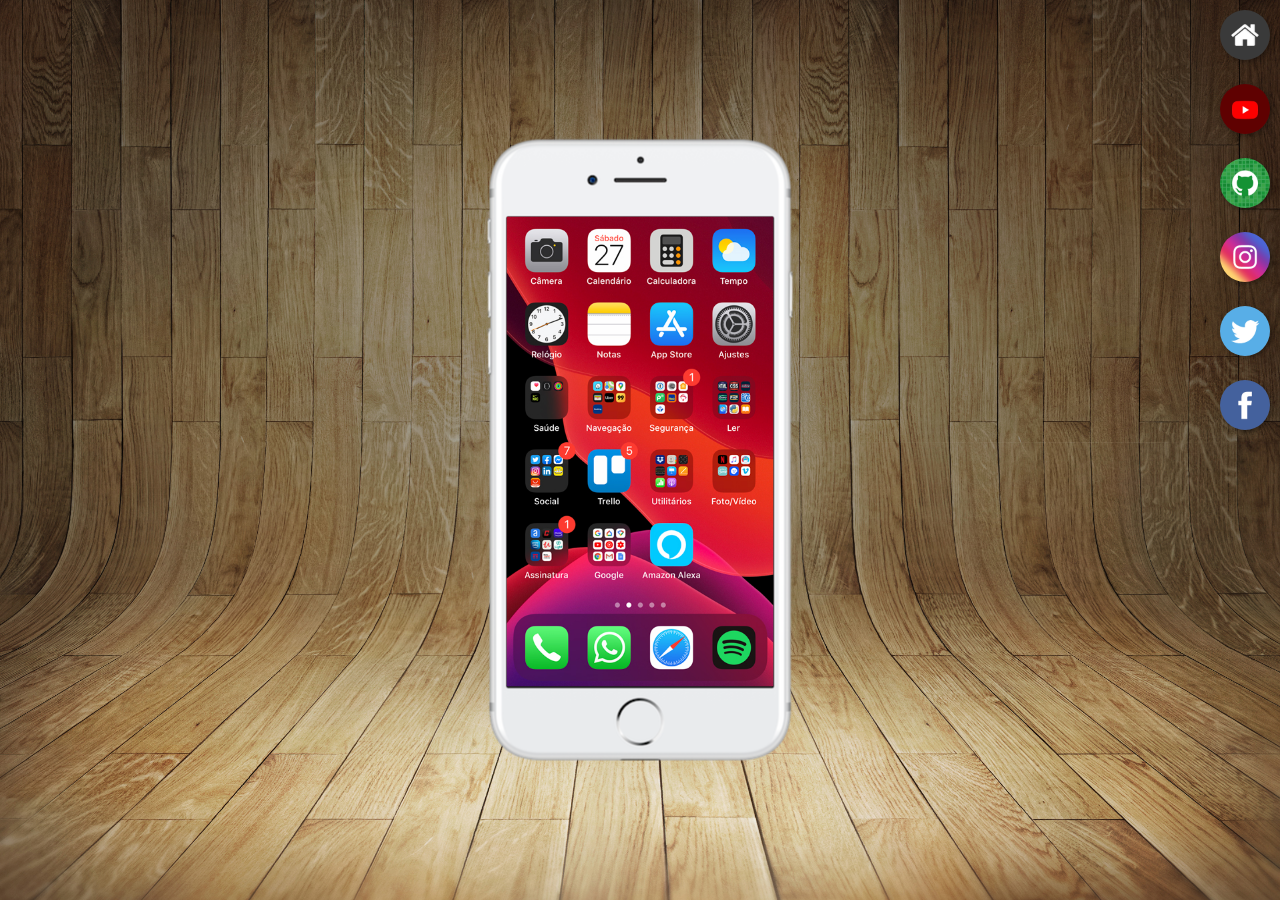
<file: index.html>
<!DOCTYPE html>
<html lang="pt-br">
<head>
    <meta charset="UTF-8">
    <meta name="viewport" content="width=device-width, initial-scale=1.0">
    <link rel="stylesheet" href="style/style.css">
    <link rel="shortcut icon" href="favicon/favicon.ico" type="image/x-icon">
    <title>Projeto Redes Sociais</title>

</head>
<body>
    <main>
        <section id="telefone">
            <iframe src="home.html" name="tela1" id="tela" frameborder="0">
                Seu navegador não é compativel com isso
            </iframe>
        </section>
        <section id="redes-sociais">
            <a href="home.html" target="tela1"><img src="imagens/logo-home.jpg" alt="Home"></a> <br>
            <a href="youtube.html" target="tela1"><img src="imagens/logo-youtube.jpg" alt="YouTube"></a> <br>
            <a href="github.html" target="tela1"><img src="imagens/logo-github.jpg" alt="GitHub"></a> <br>
            <a href="instagram.html" target="tela1"><img src="imagens/logo-instagram.jpg" alt="Instagram"></a> <br>
            <a href="twitter.html" target="tela1"><img src="imagens/logo-twitter.jpg" alt="Twitter"></a> <br>
            <a href="facebook.html" target="tela1"><img src="imagens/logo-facebook.jpg" alt="Facebook"></a> <br>
        </section>
    </main>

</body>
</html>
</file>
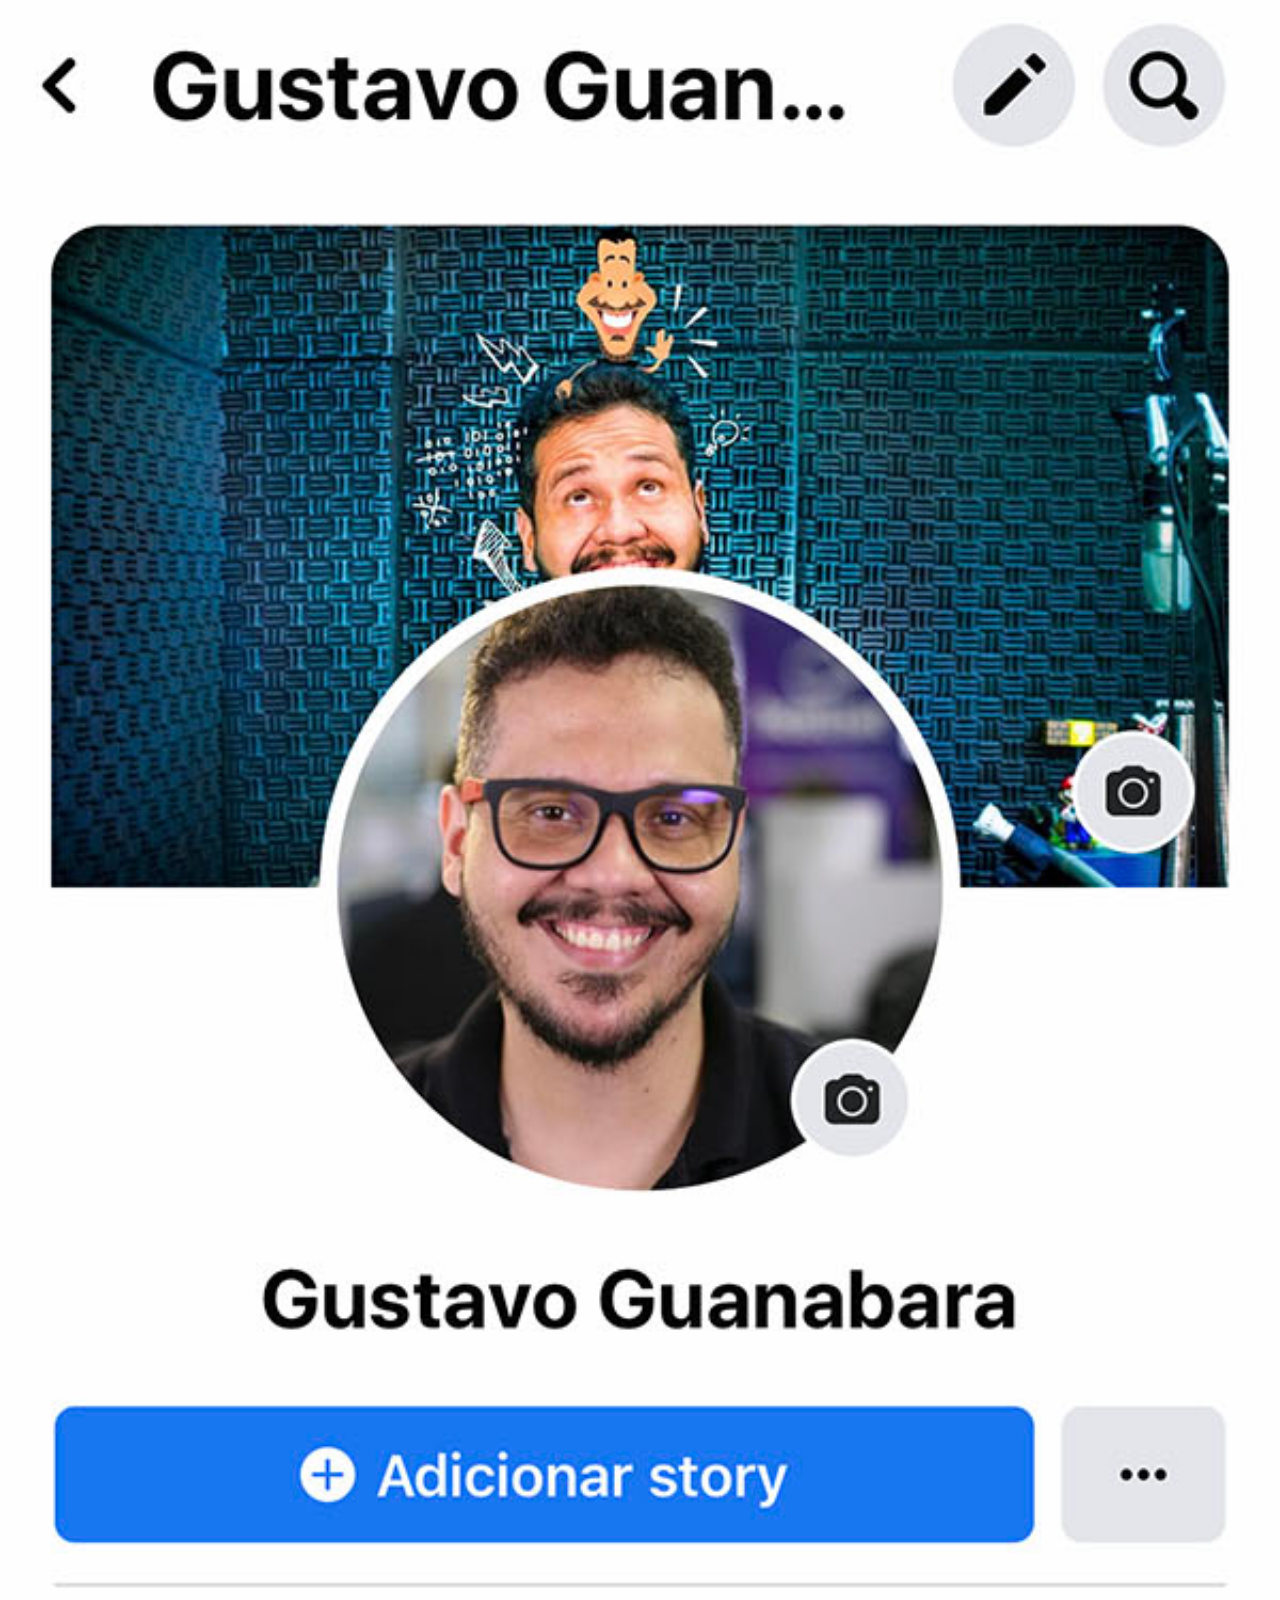
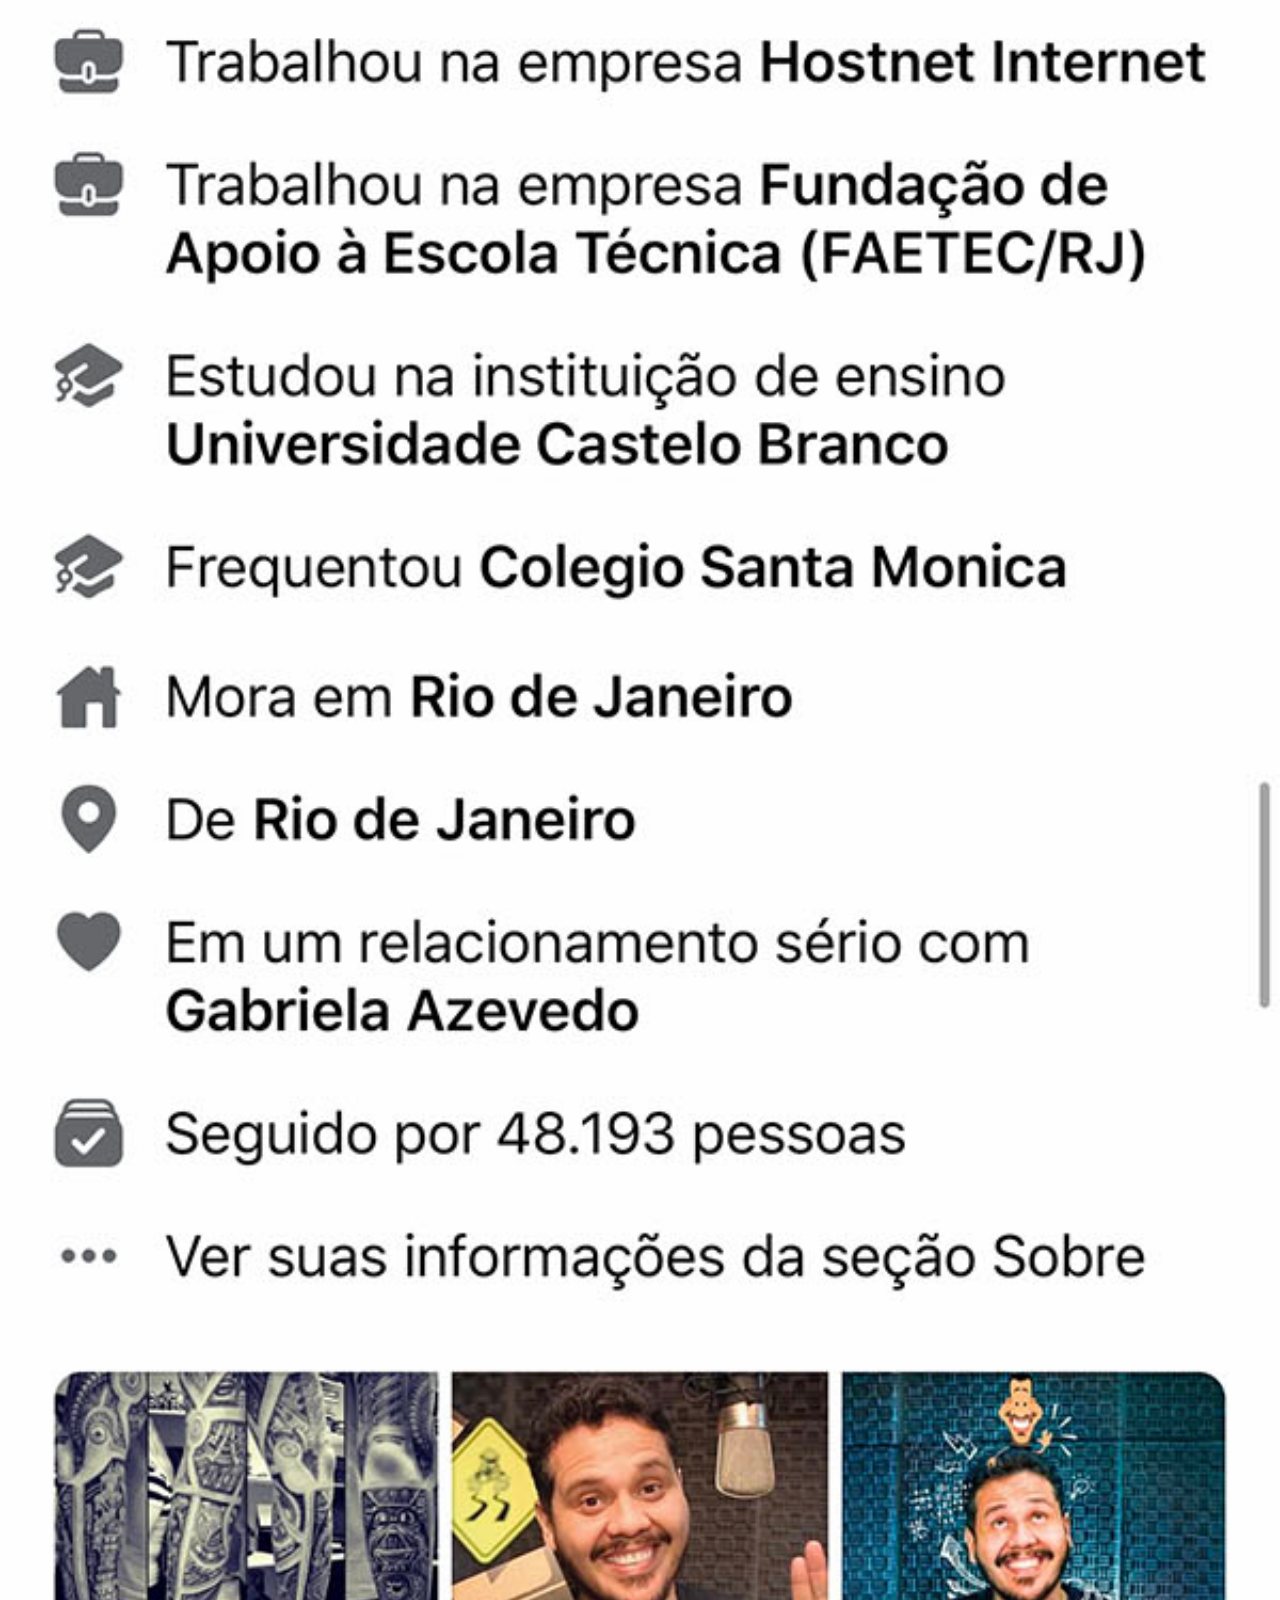
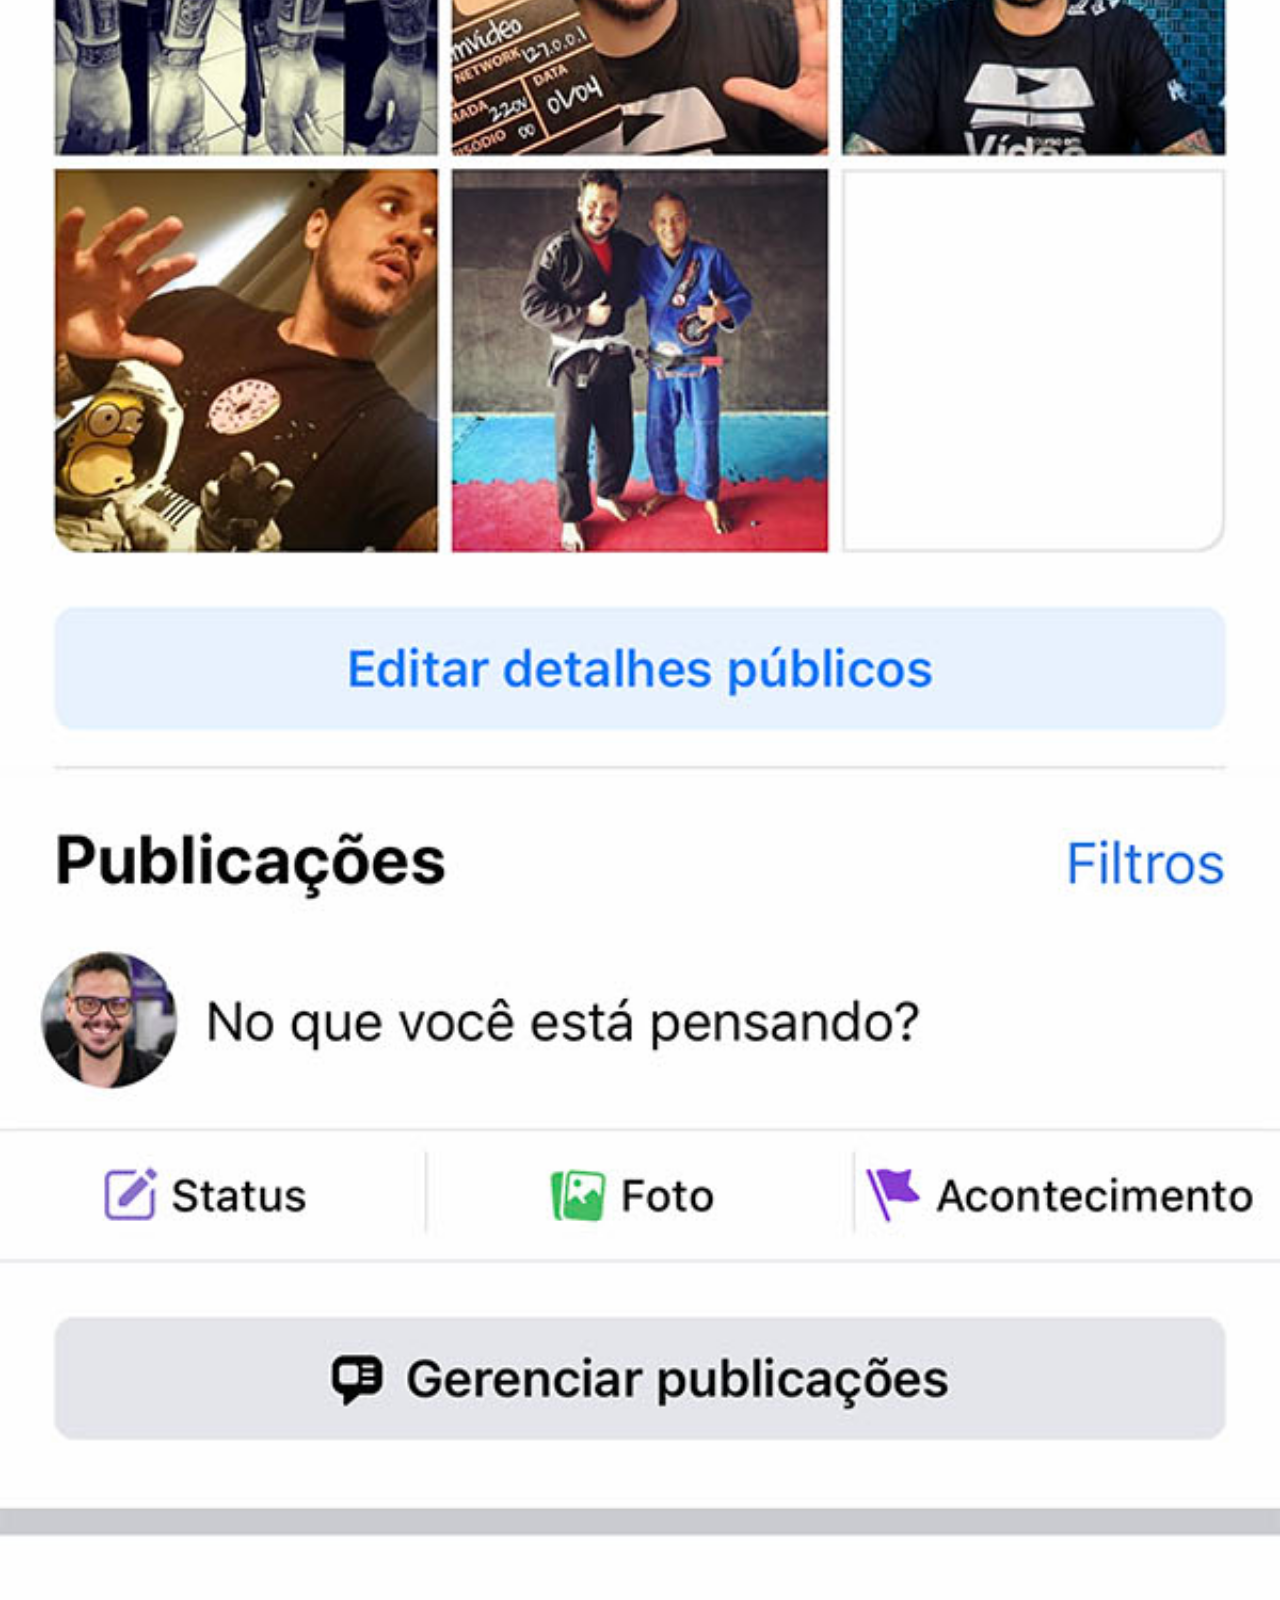
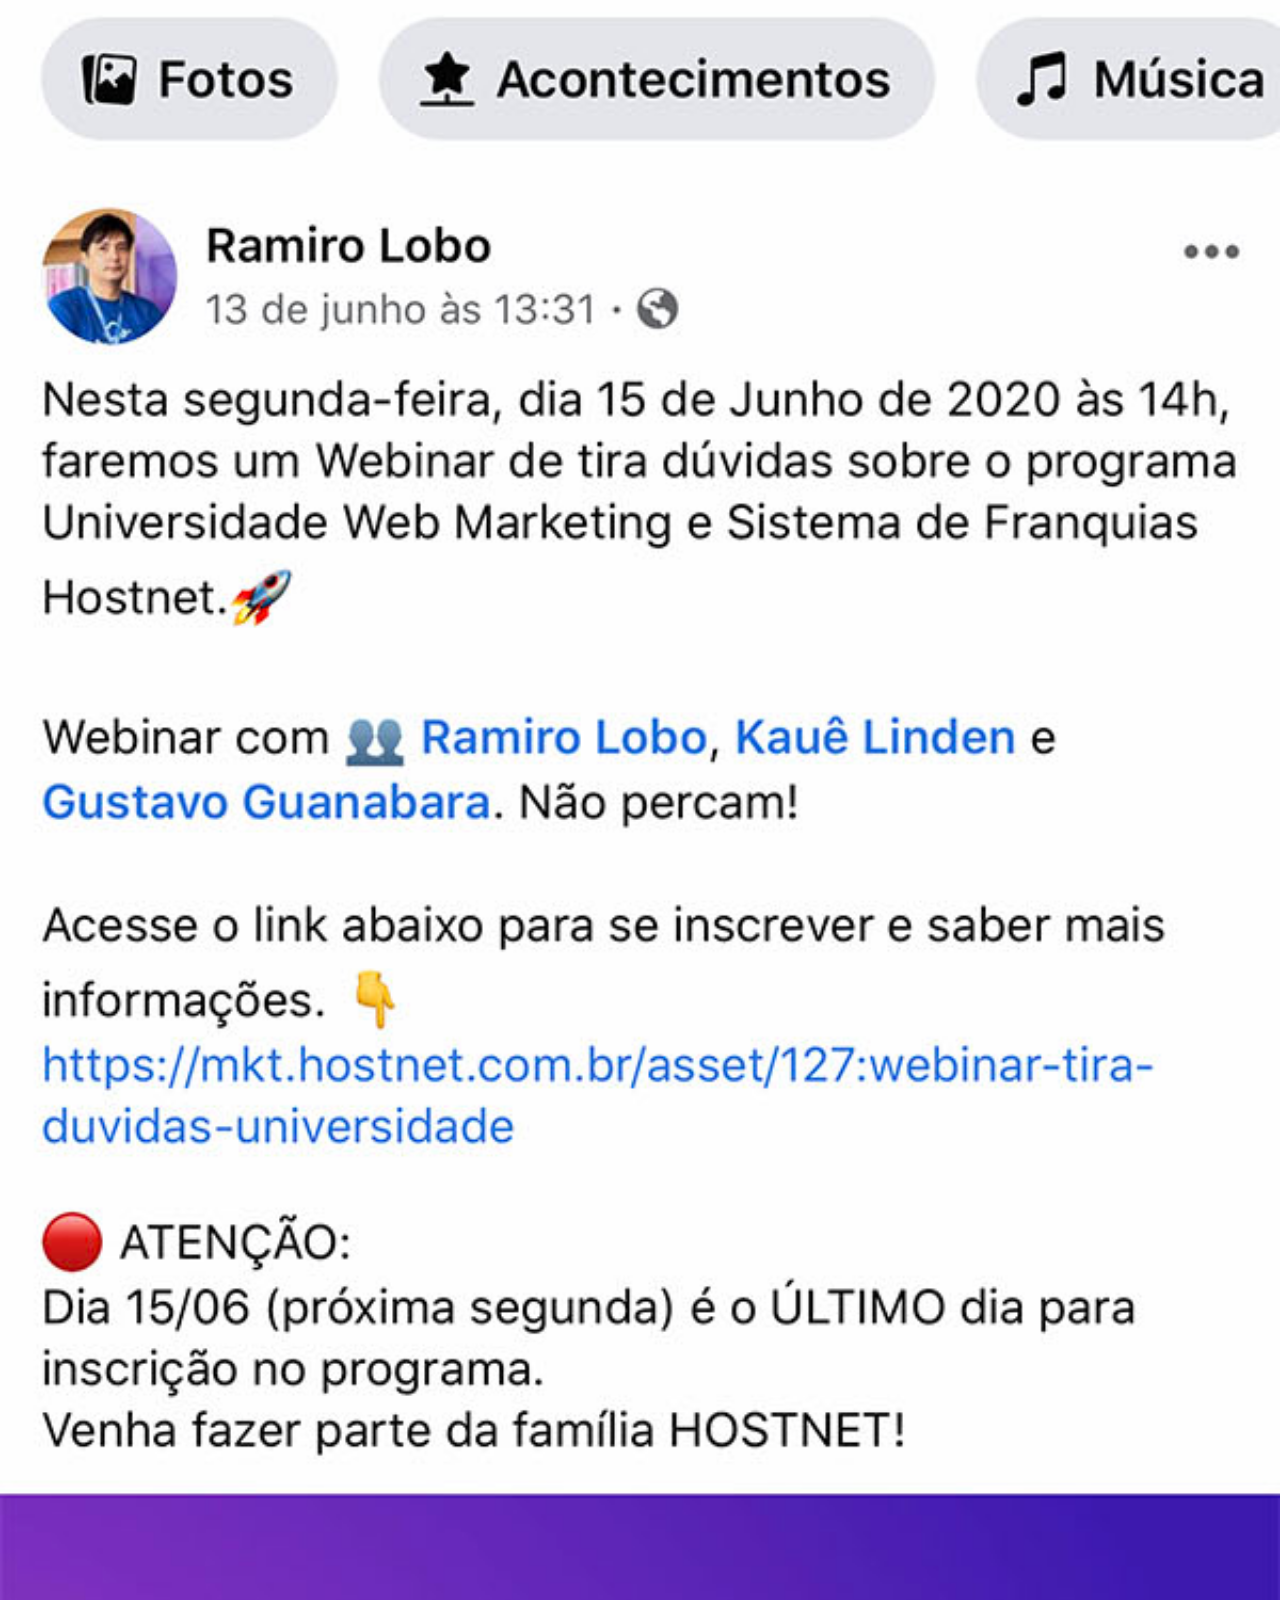
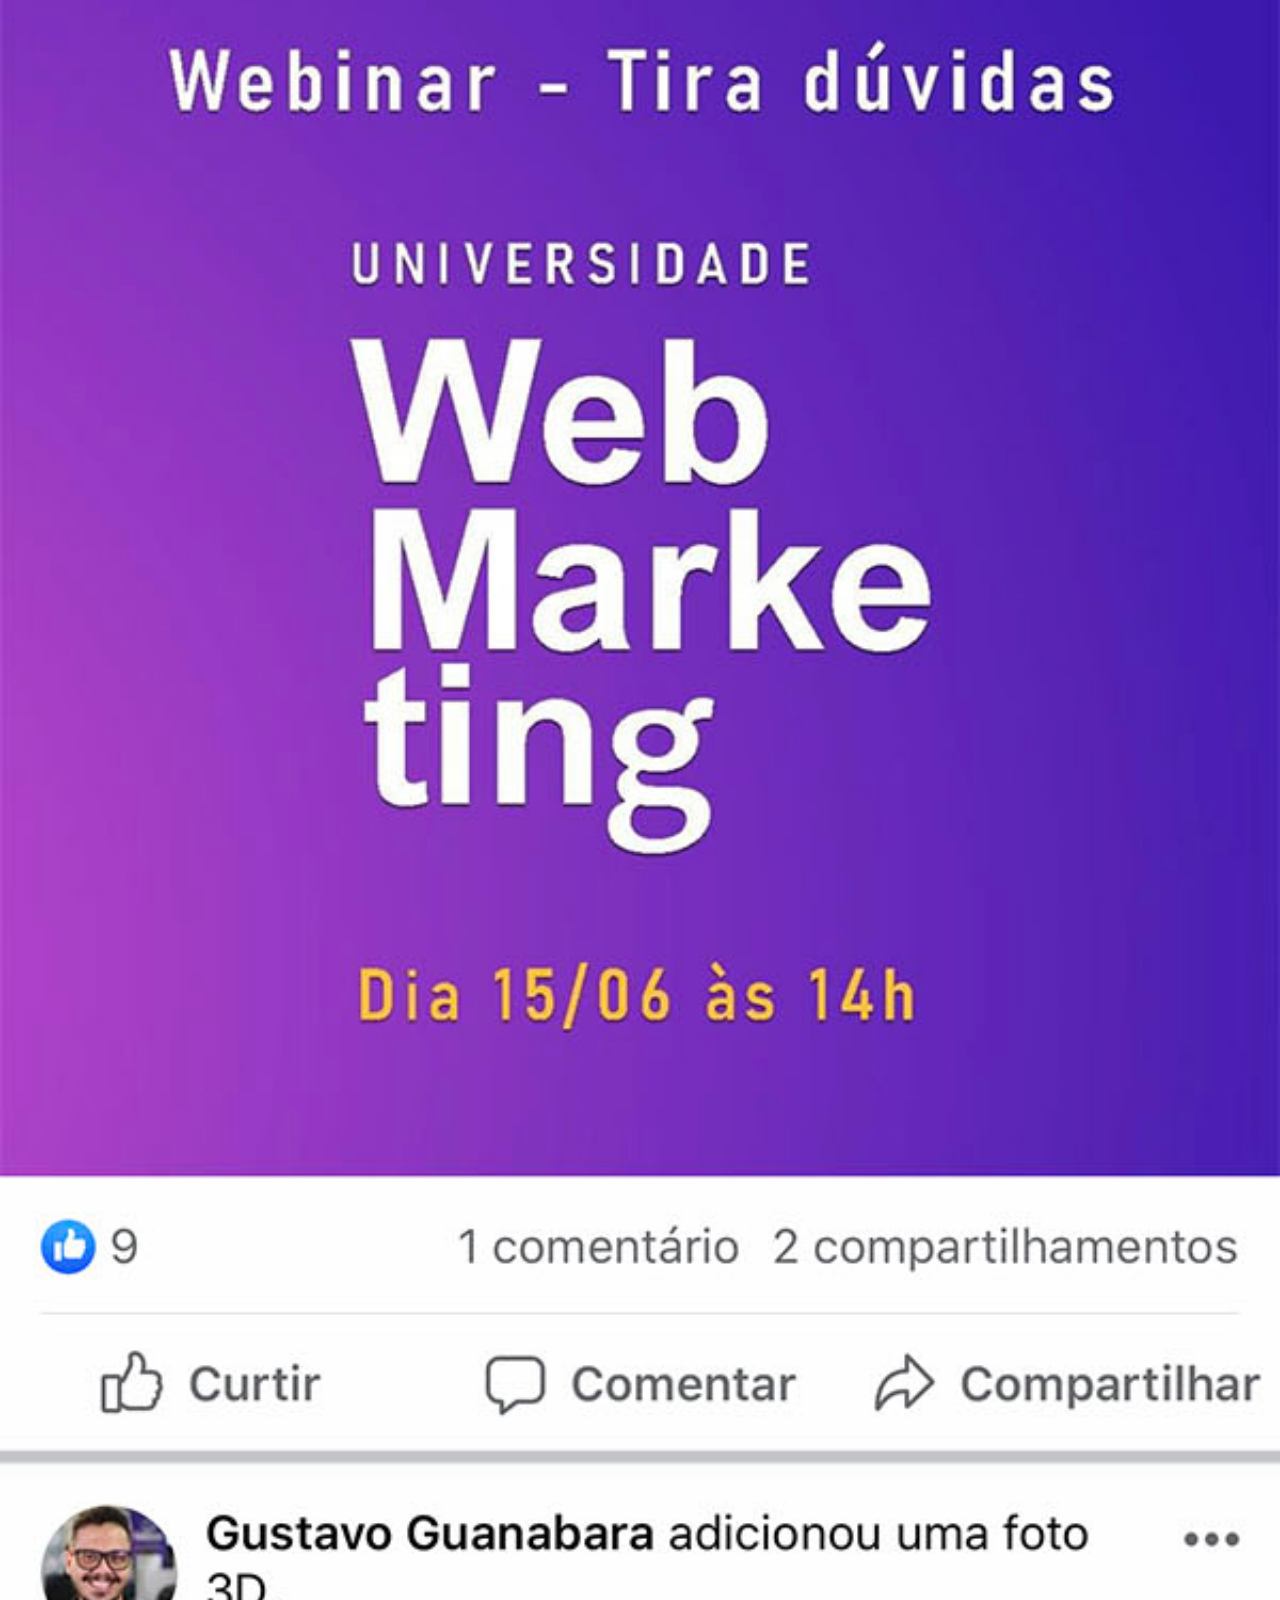
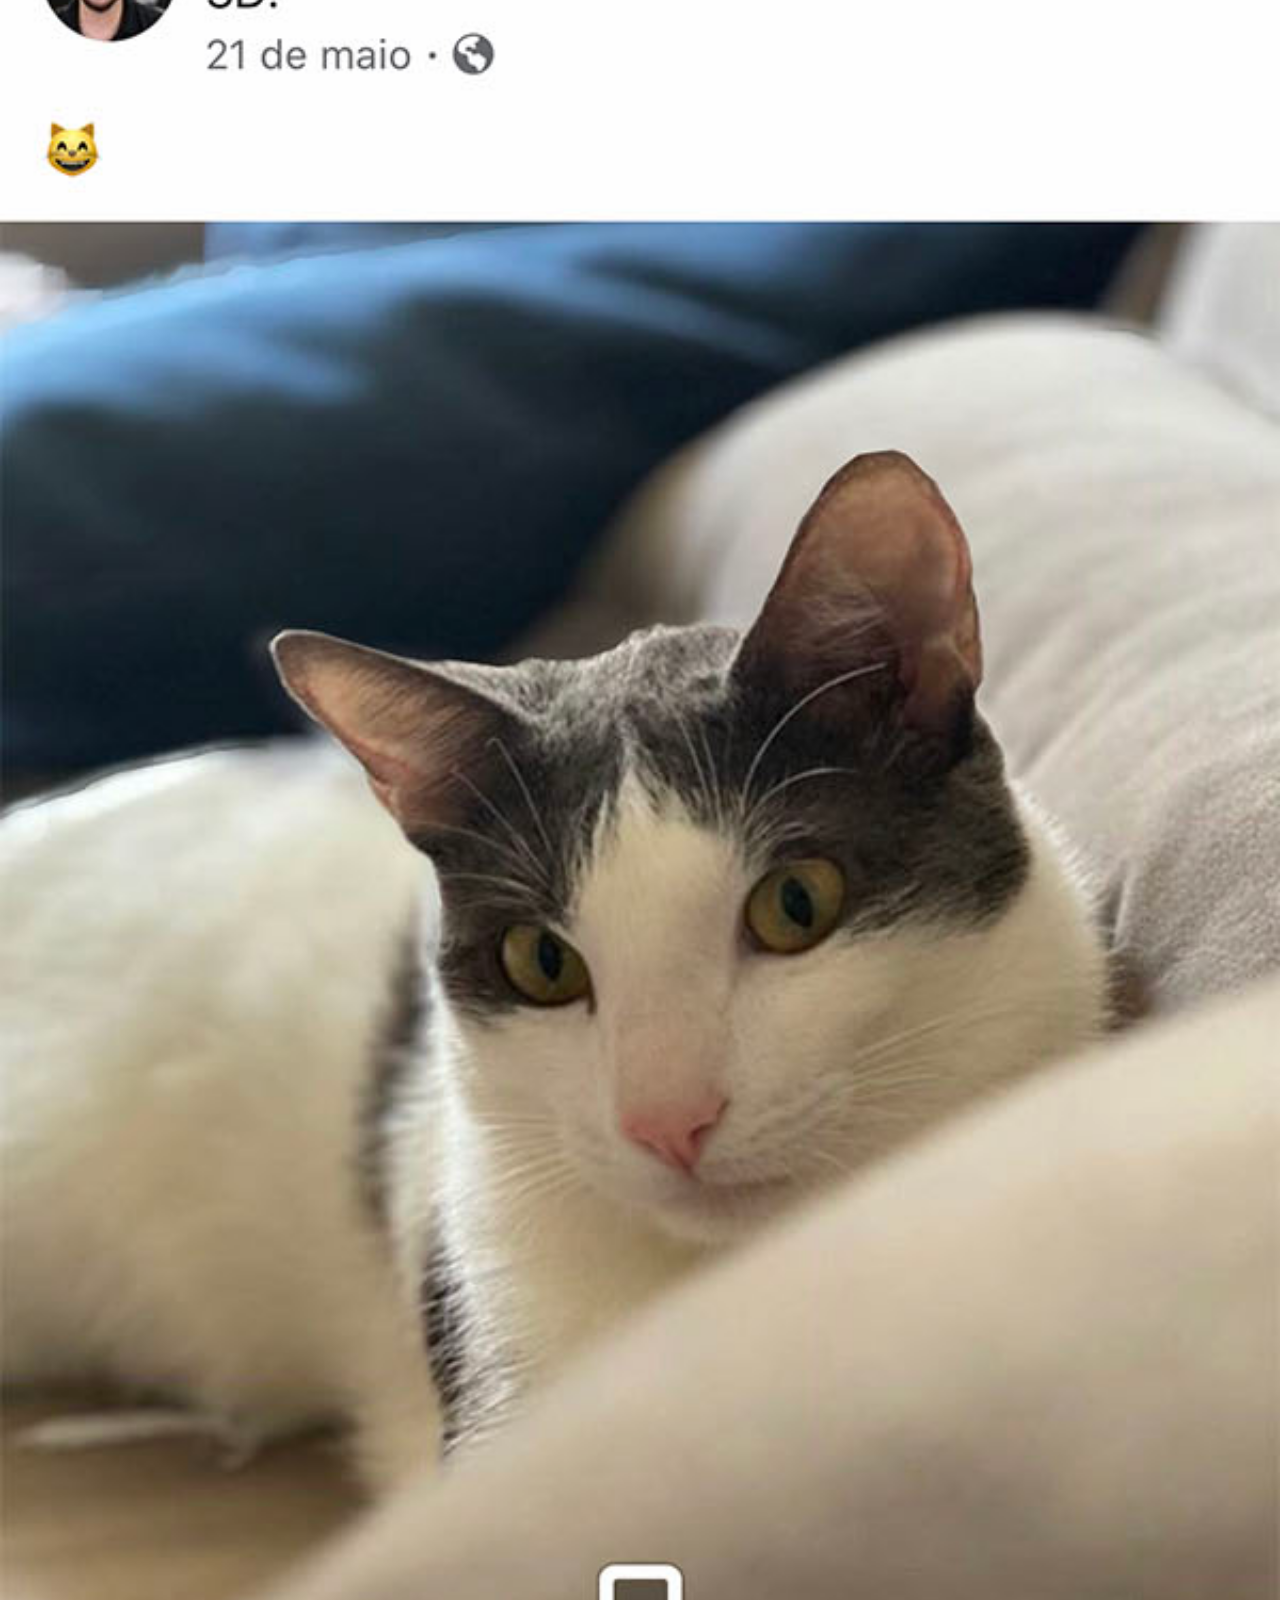
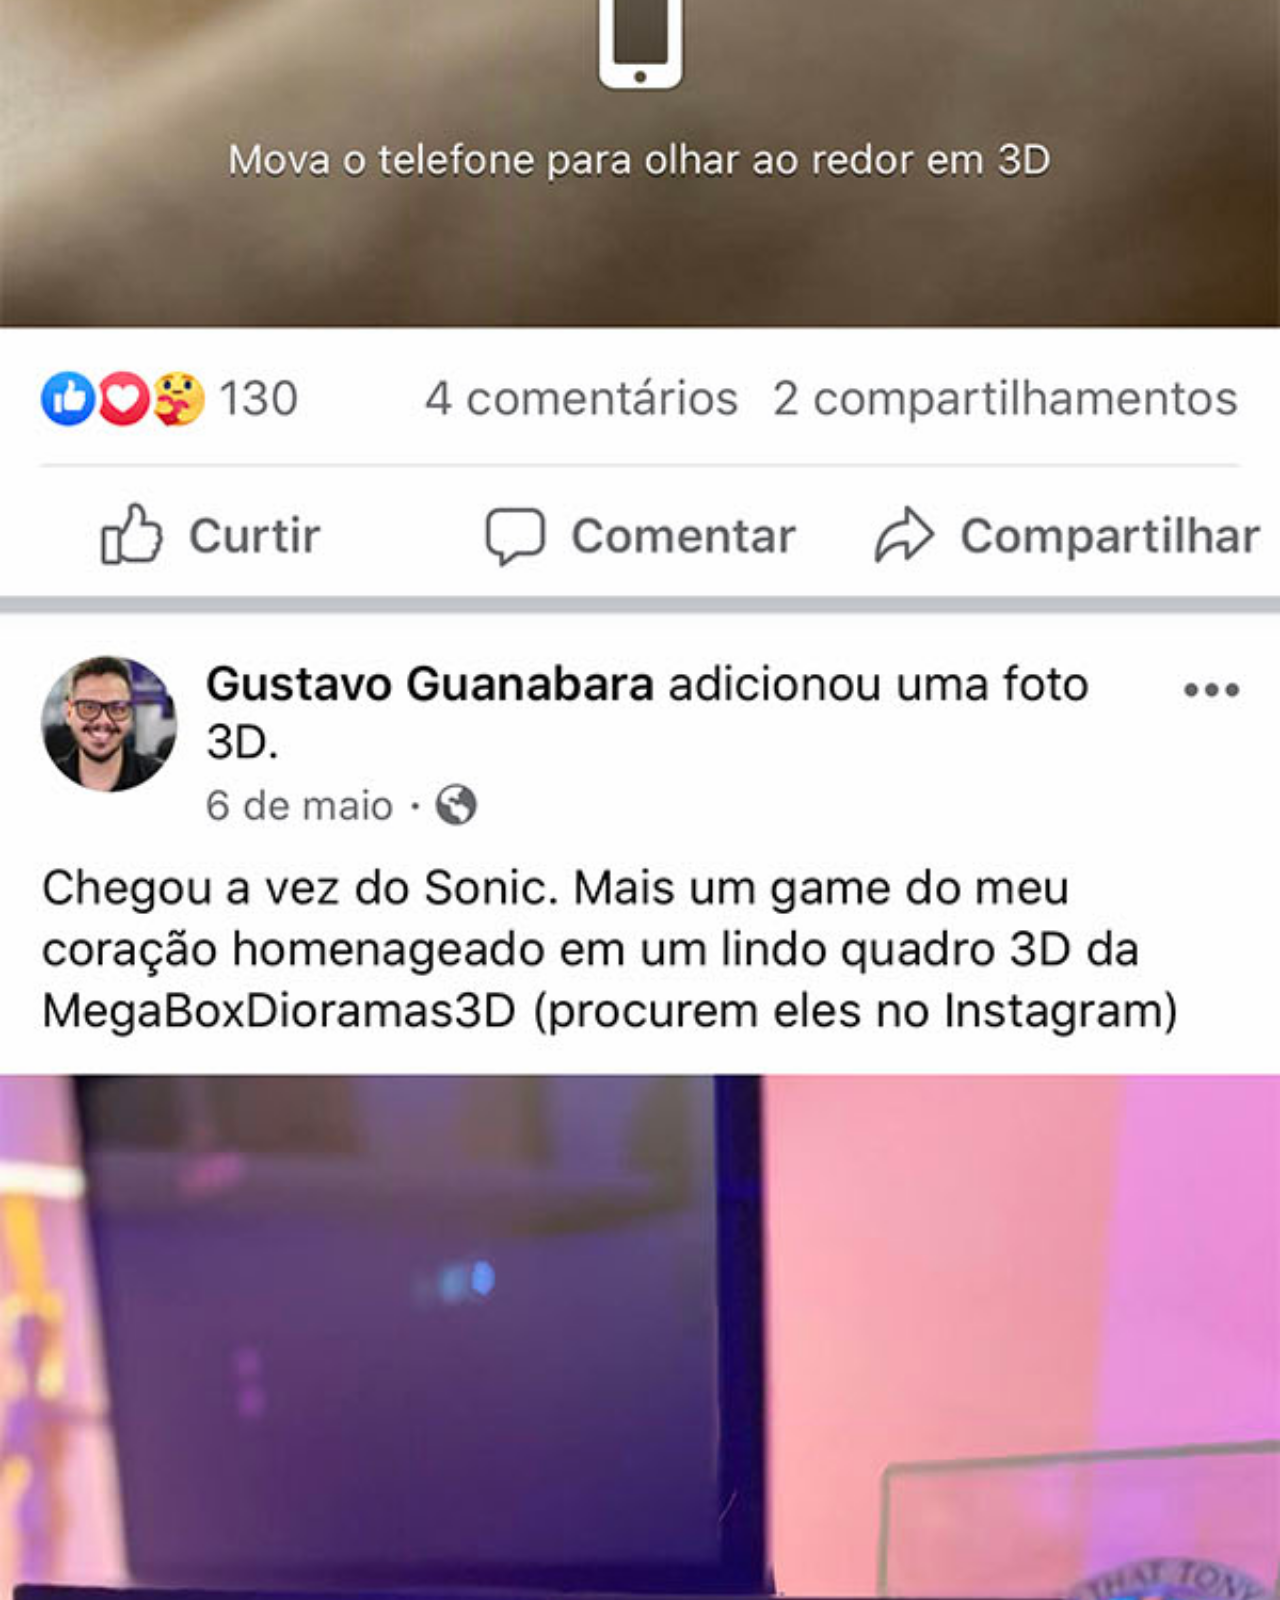
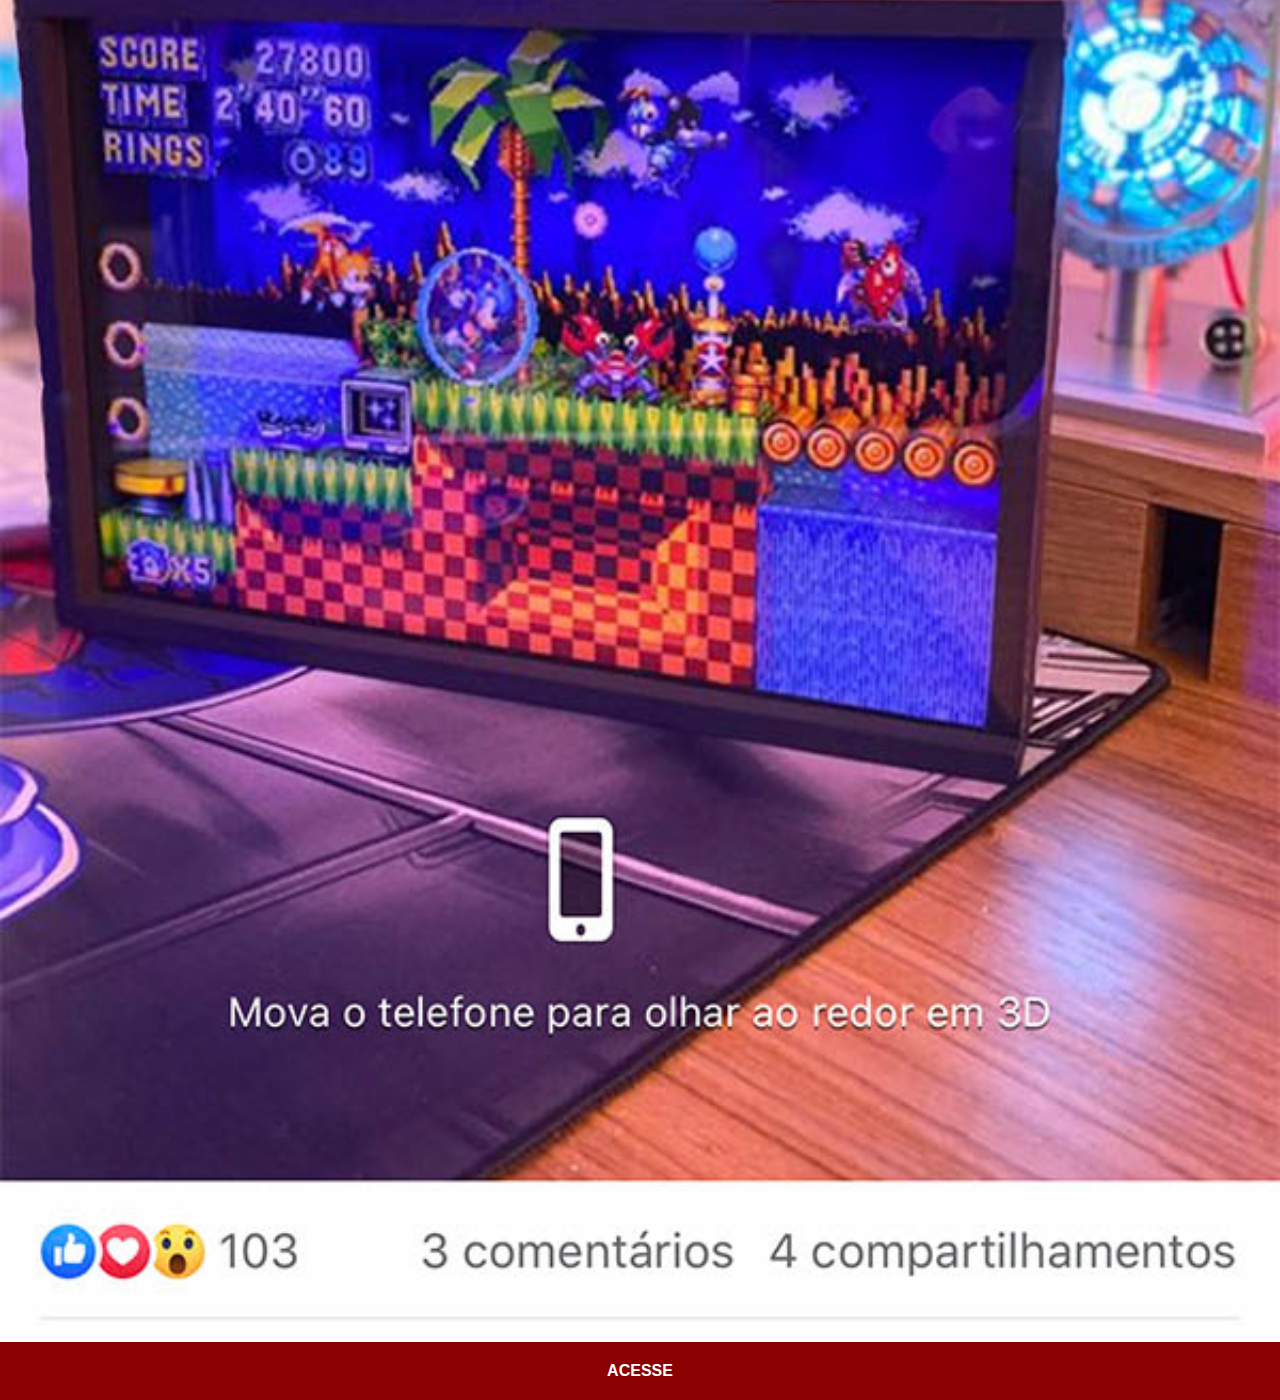
<file: facebook.html>
<!DOCTYPE html>
<html lang="pt-br">
<head>
    <meta charset="UTF-8">
    <meta name="viewport" content="width=device-width, initial-scale=1.0">
    <title>Facebook</title>
    <link rel="stylesheet" href="style/style2.css">
</head>
<body>
    <img src="imagens/tela-facebook.jpg" alt="Facebook">
    <a href="https://www.facebook.com/?locale=pt_BR" target="_blank">ACESSE</a>
</body>
</html>
</file>
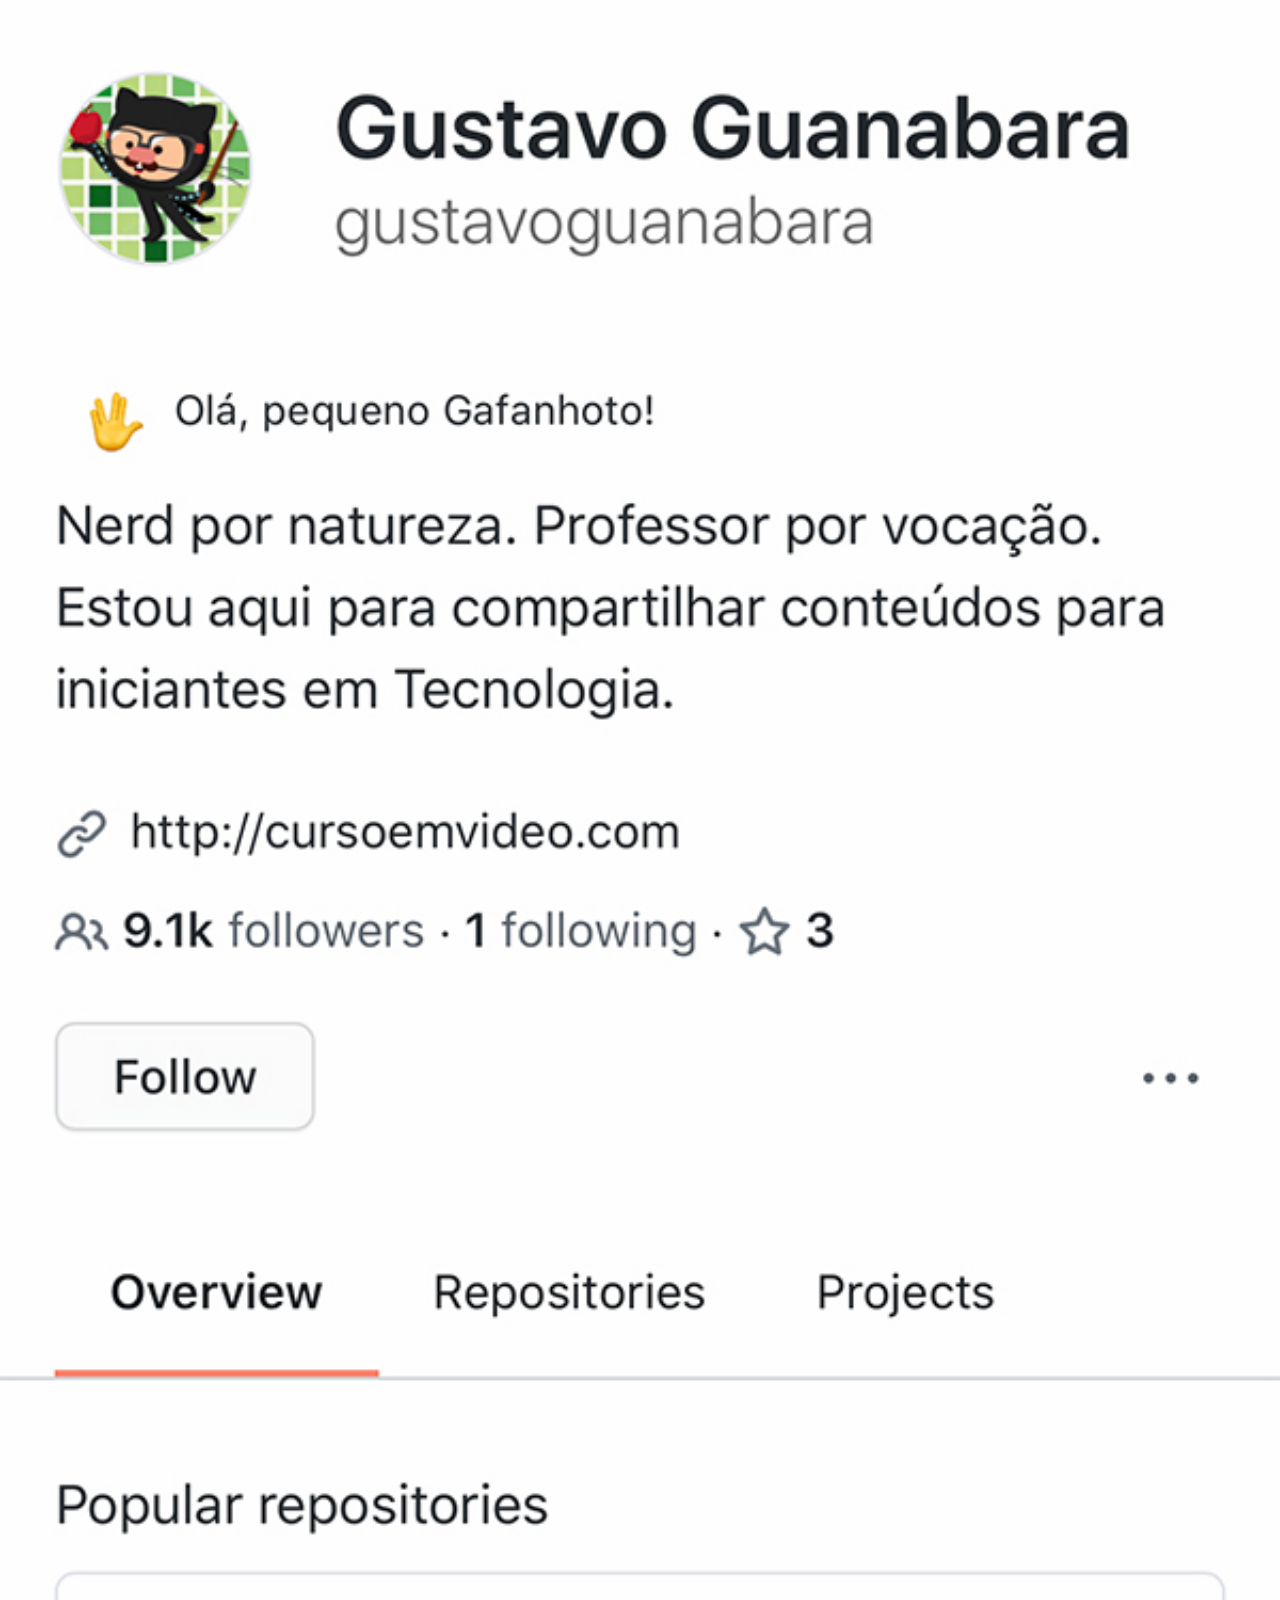
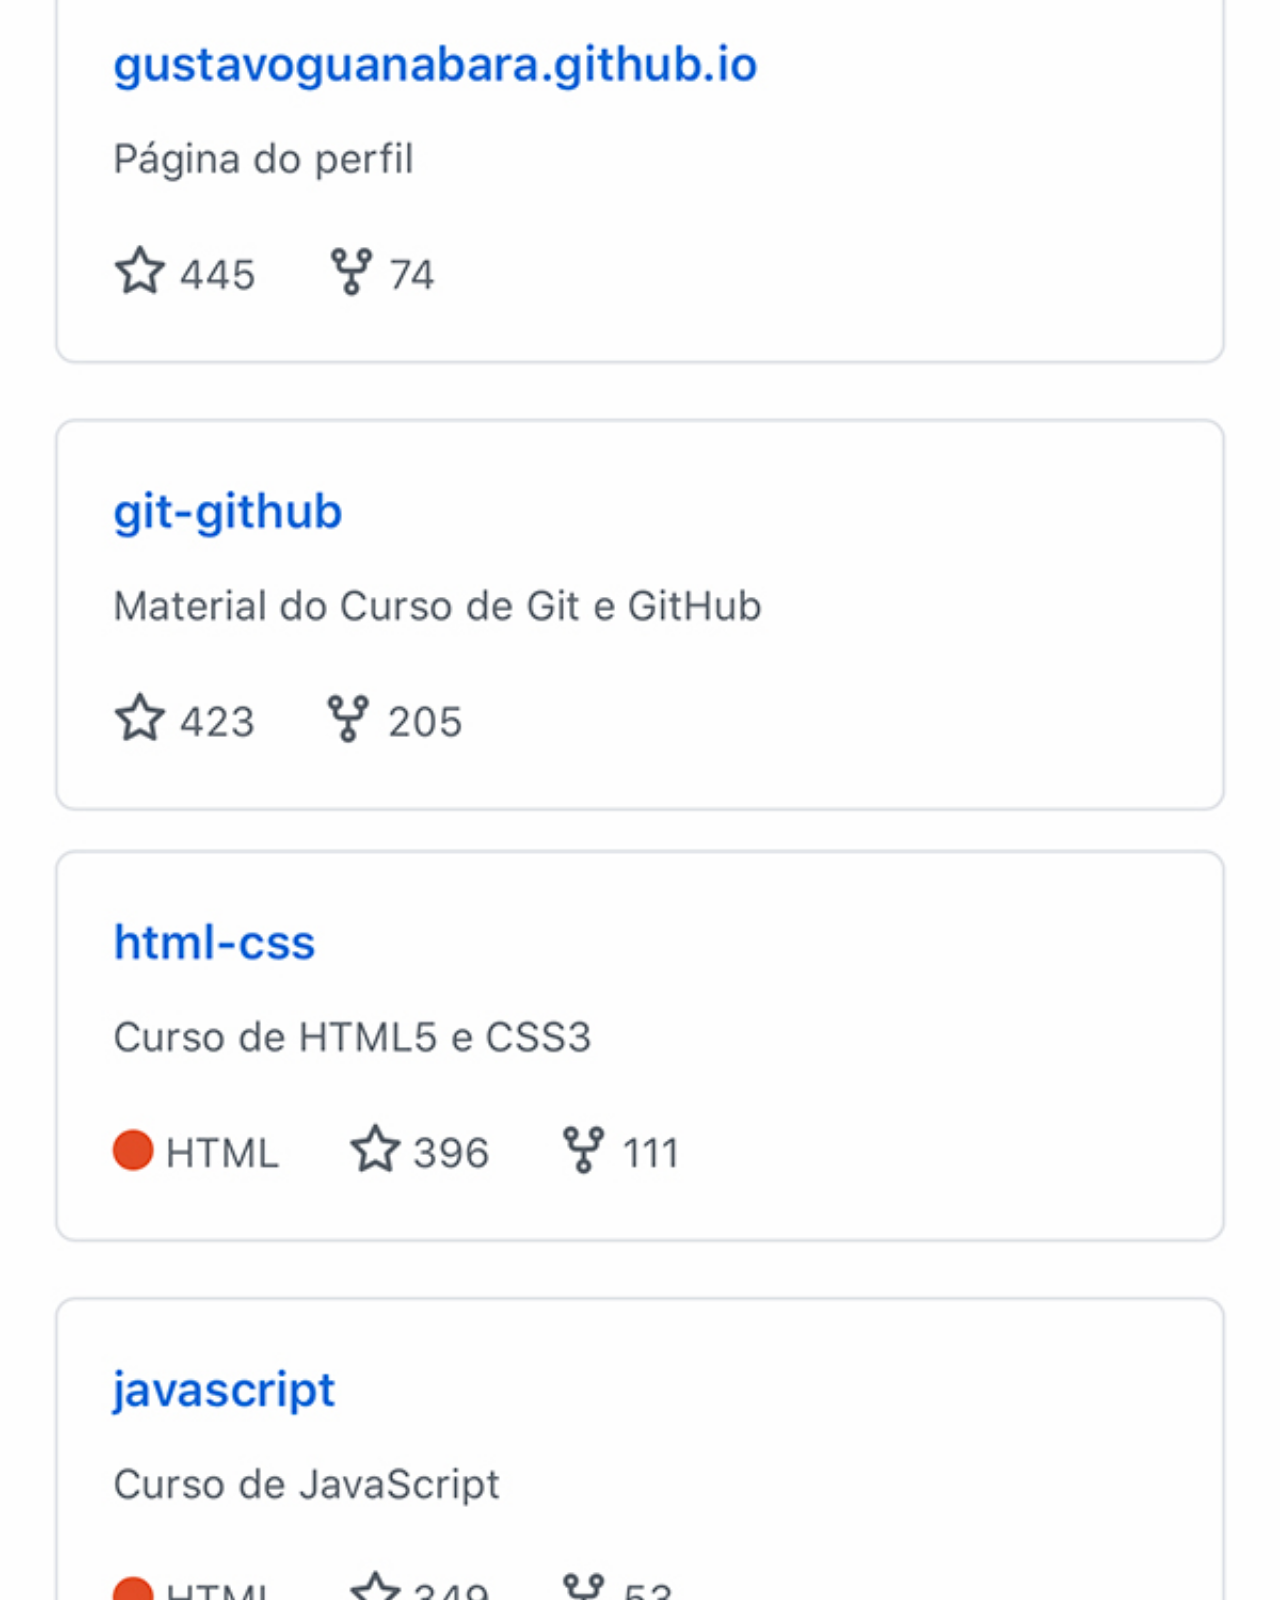
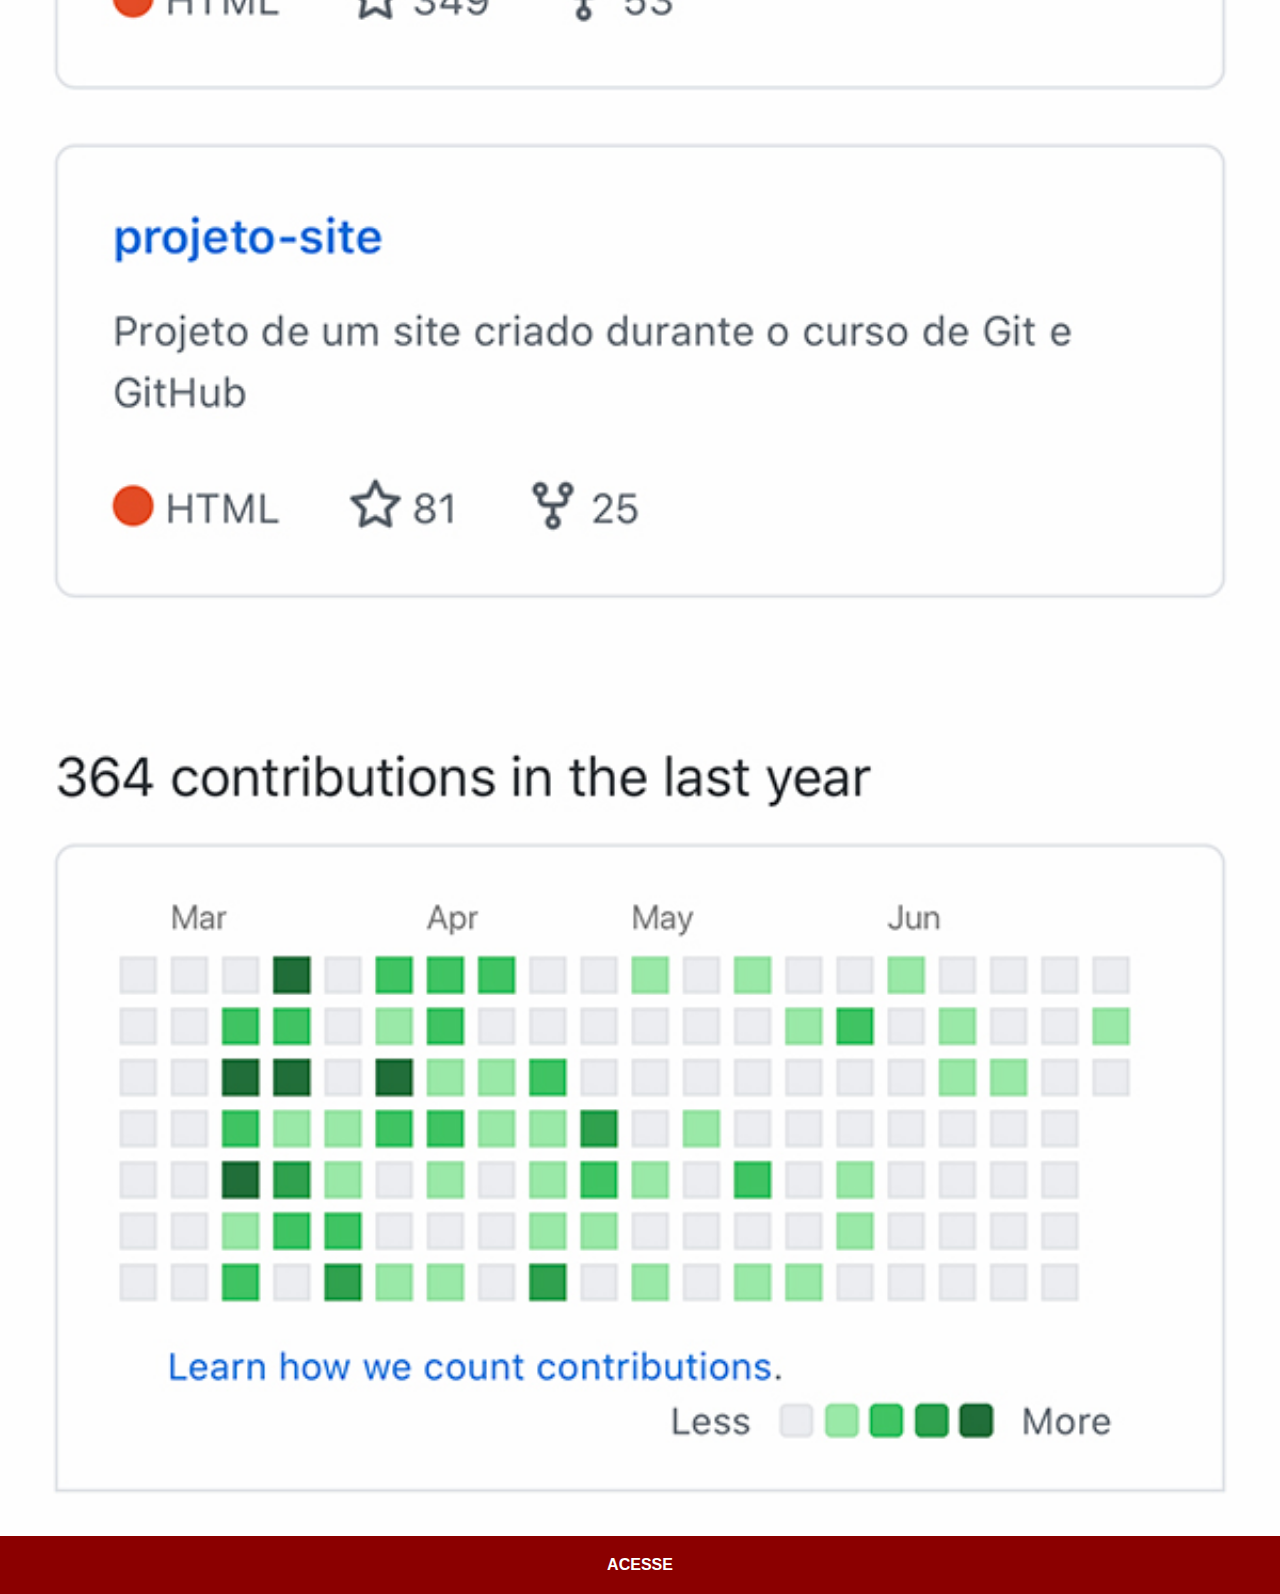
<file: github.html>
<!DOCTYPE html>
<html lang="pt-br">
<head>
    <meta charset="UTF-8">
    <meta name="viewport" content="width=device-width, initial-scale=1.0">
    <link rel="stylesheet" href="style/style2.css">
    <title>GitHub</title>
</head>
<body>
    <img src="imagens/tela-github.jpg" alt="GitHub">
    <a href="https://github.com/rafaelgebra?tab=repositories" target="_blank">ACESSE</a>
</body>
</html>
</file>
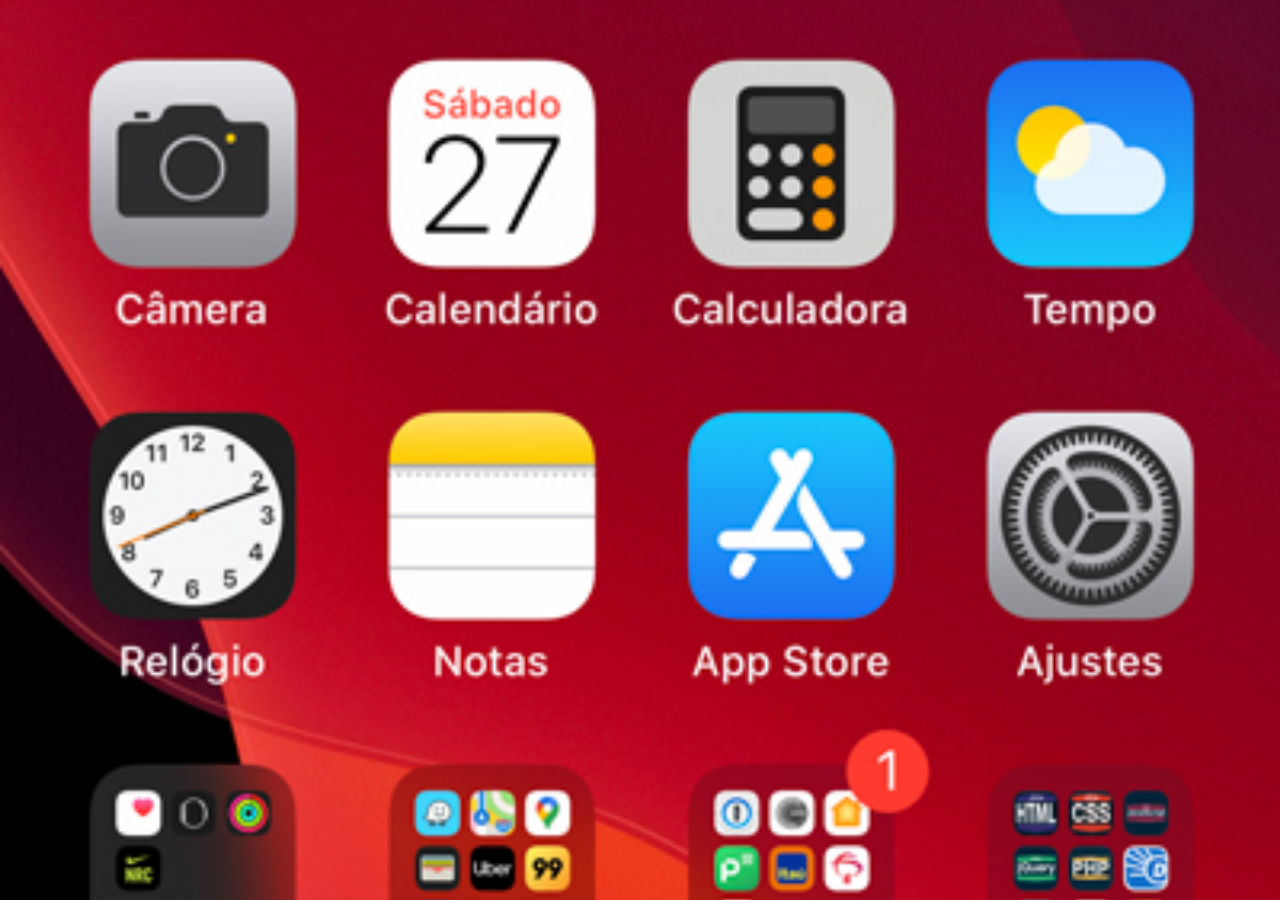
<file: home.html>
<!DOCTYPE html>
<html lang="pt-br">
<head>
    <meta charset="UTF-8">
    <meta name="viewport" content="width=device-width, initial-scale=1.0">
    <title>Home</title>
    <style>
        * {
            margin: 0px;
            padding: 0px;
        }

        body {
            width: 100vw;
            height: 100vh;
            background-color: black;
            background: url('imagens/tela-home.jpg');
            background-repeat: no-repeat;
            background-position: top center;
            background-size: cover;
        }
    </style>
</head>
<body>

</body>
</html>
</file>
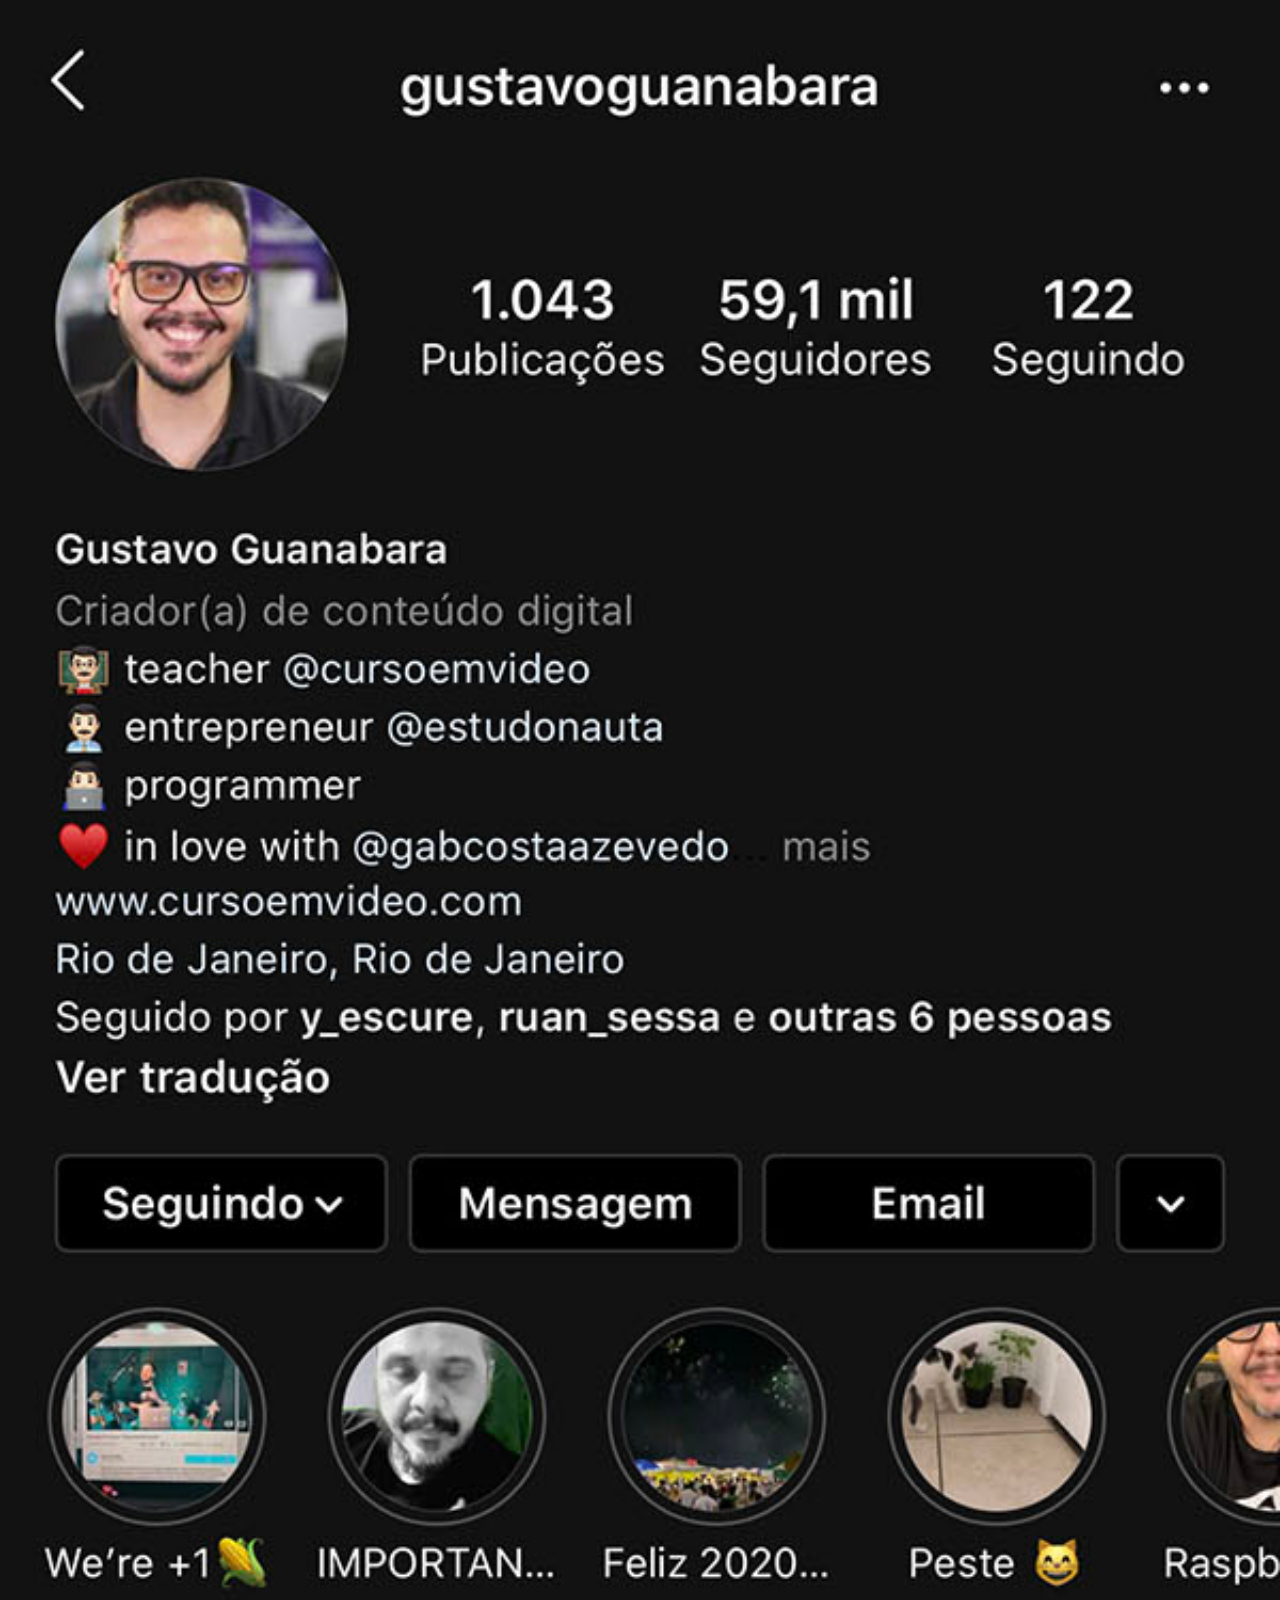
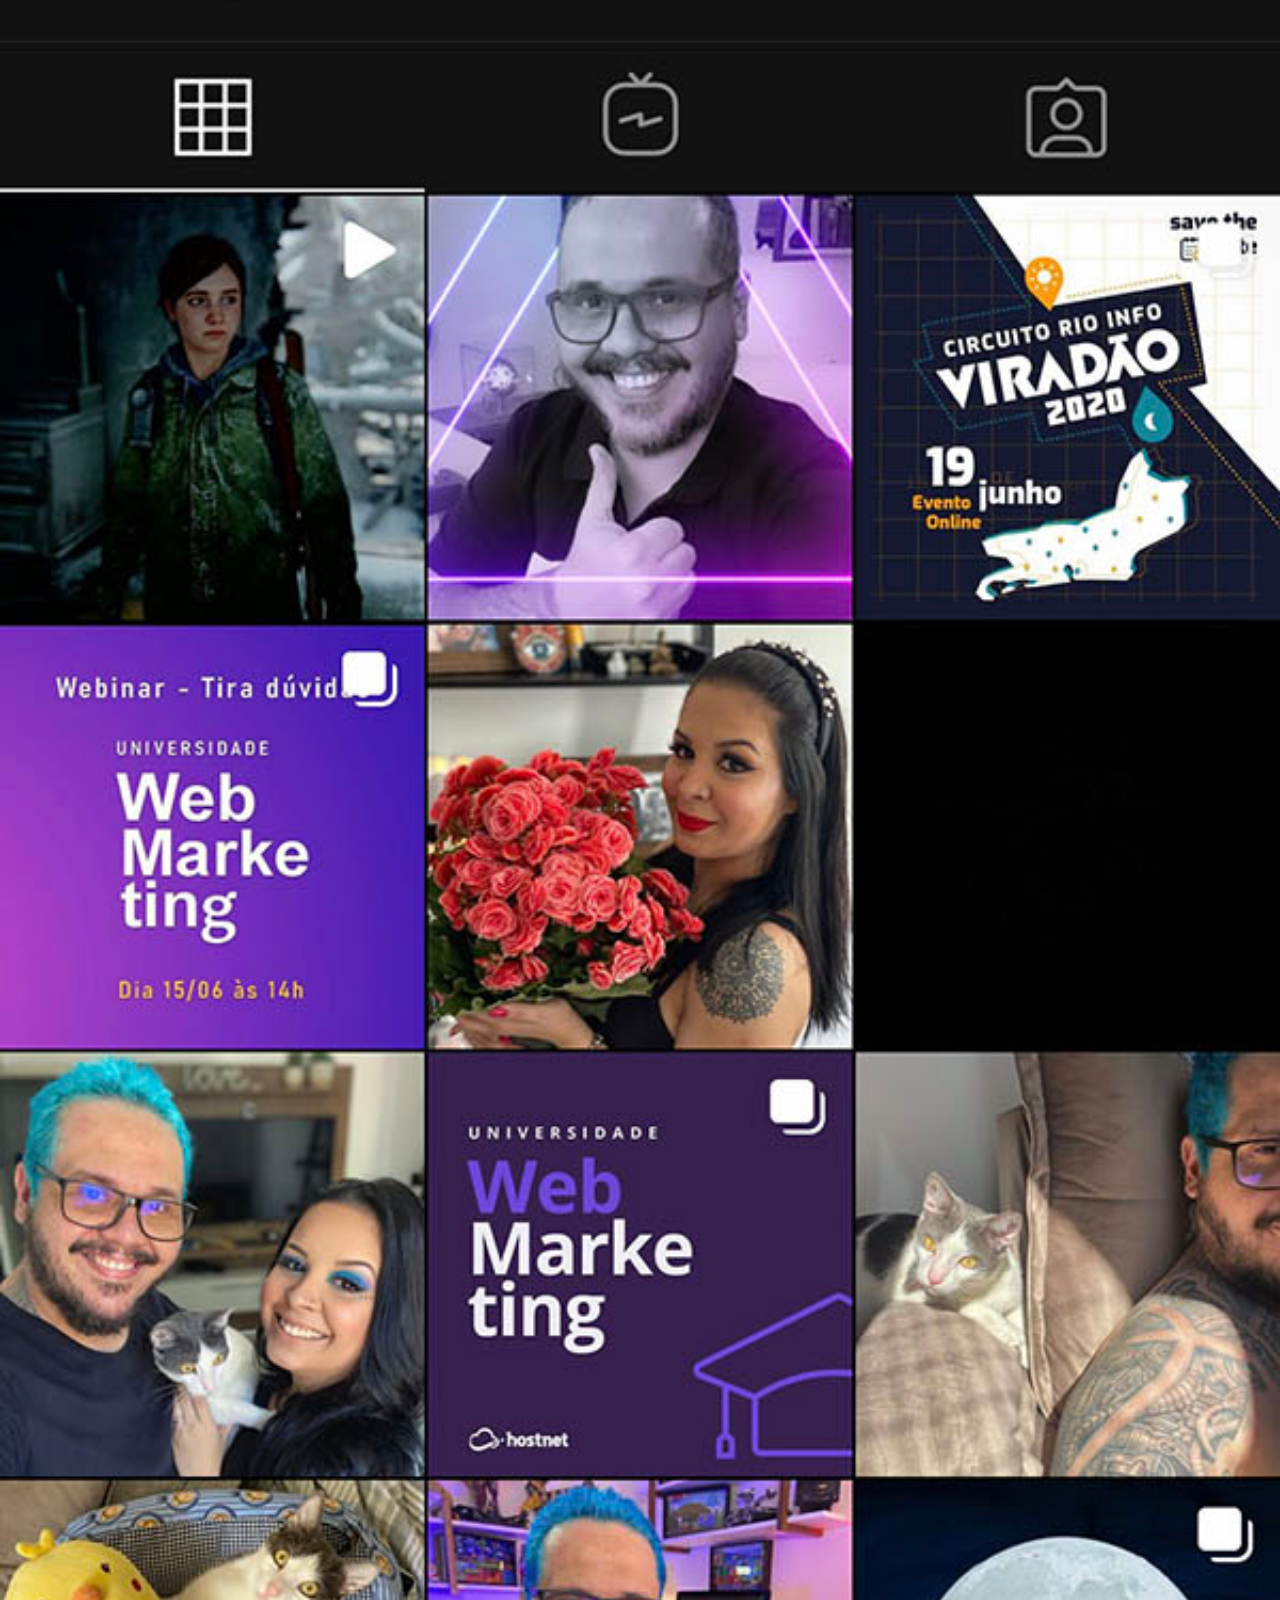
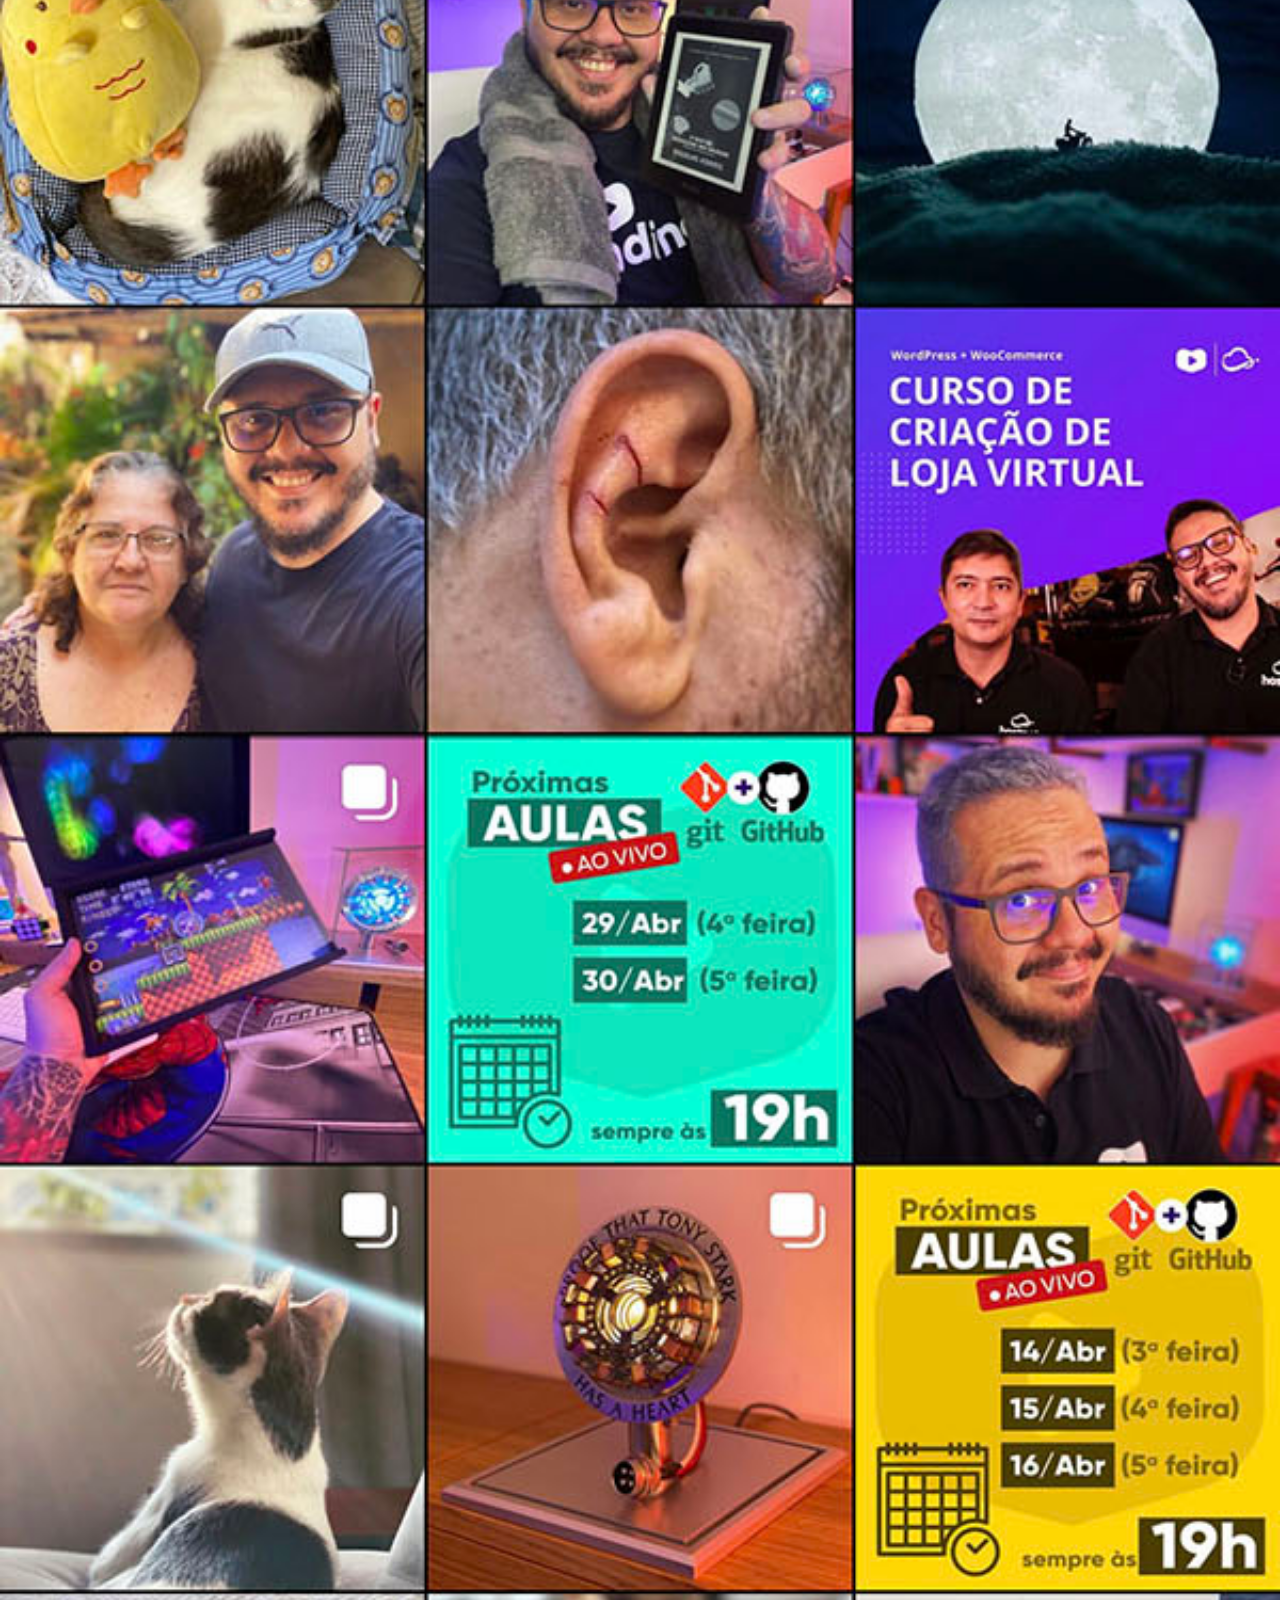
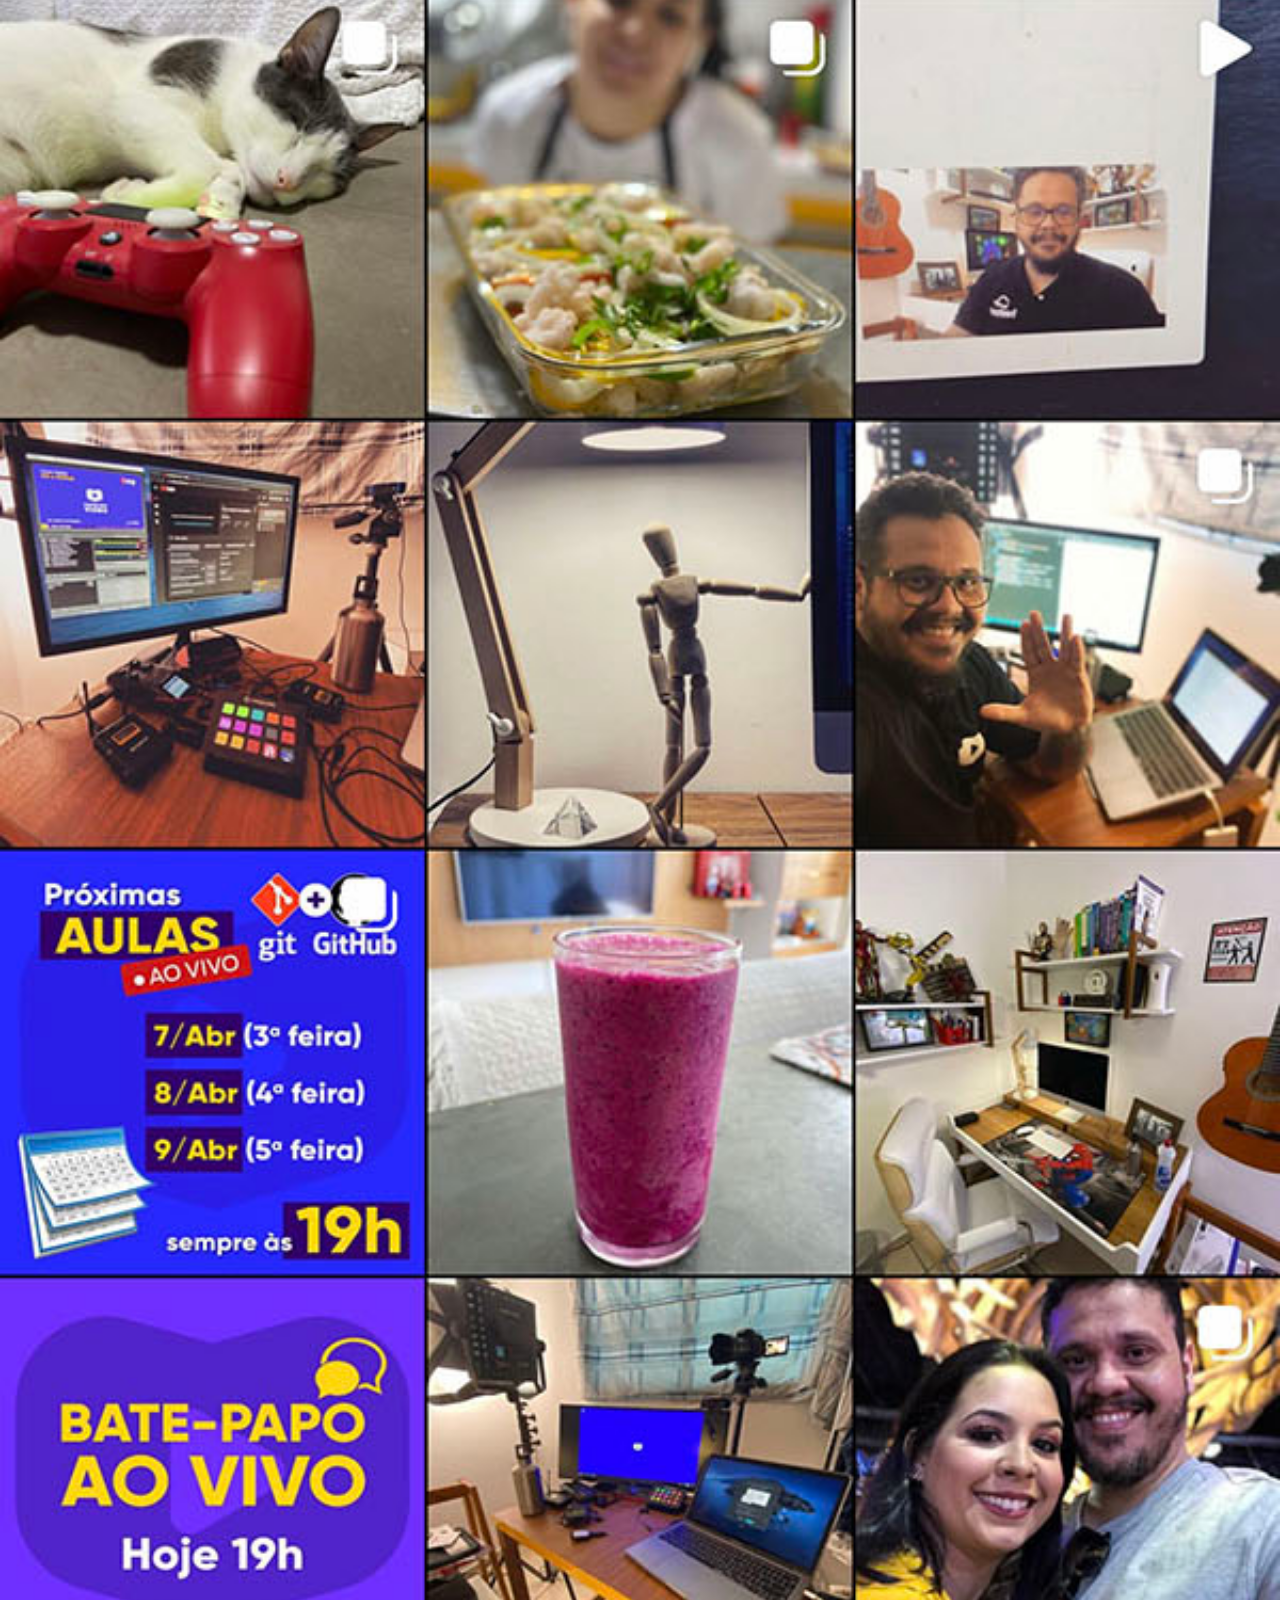
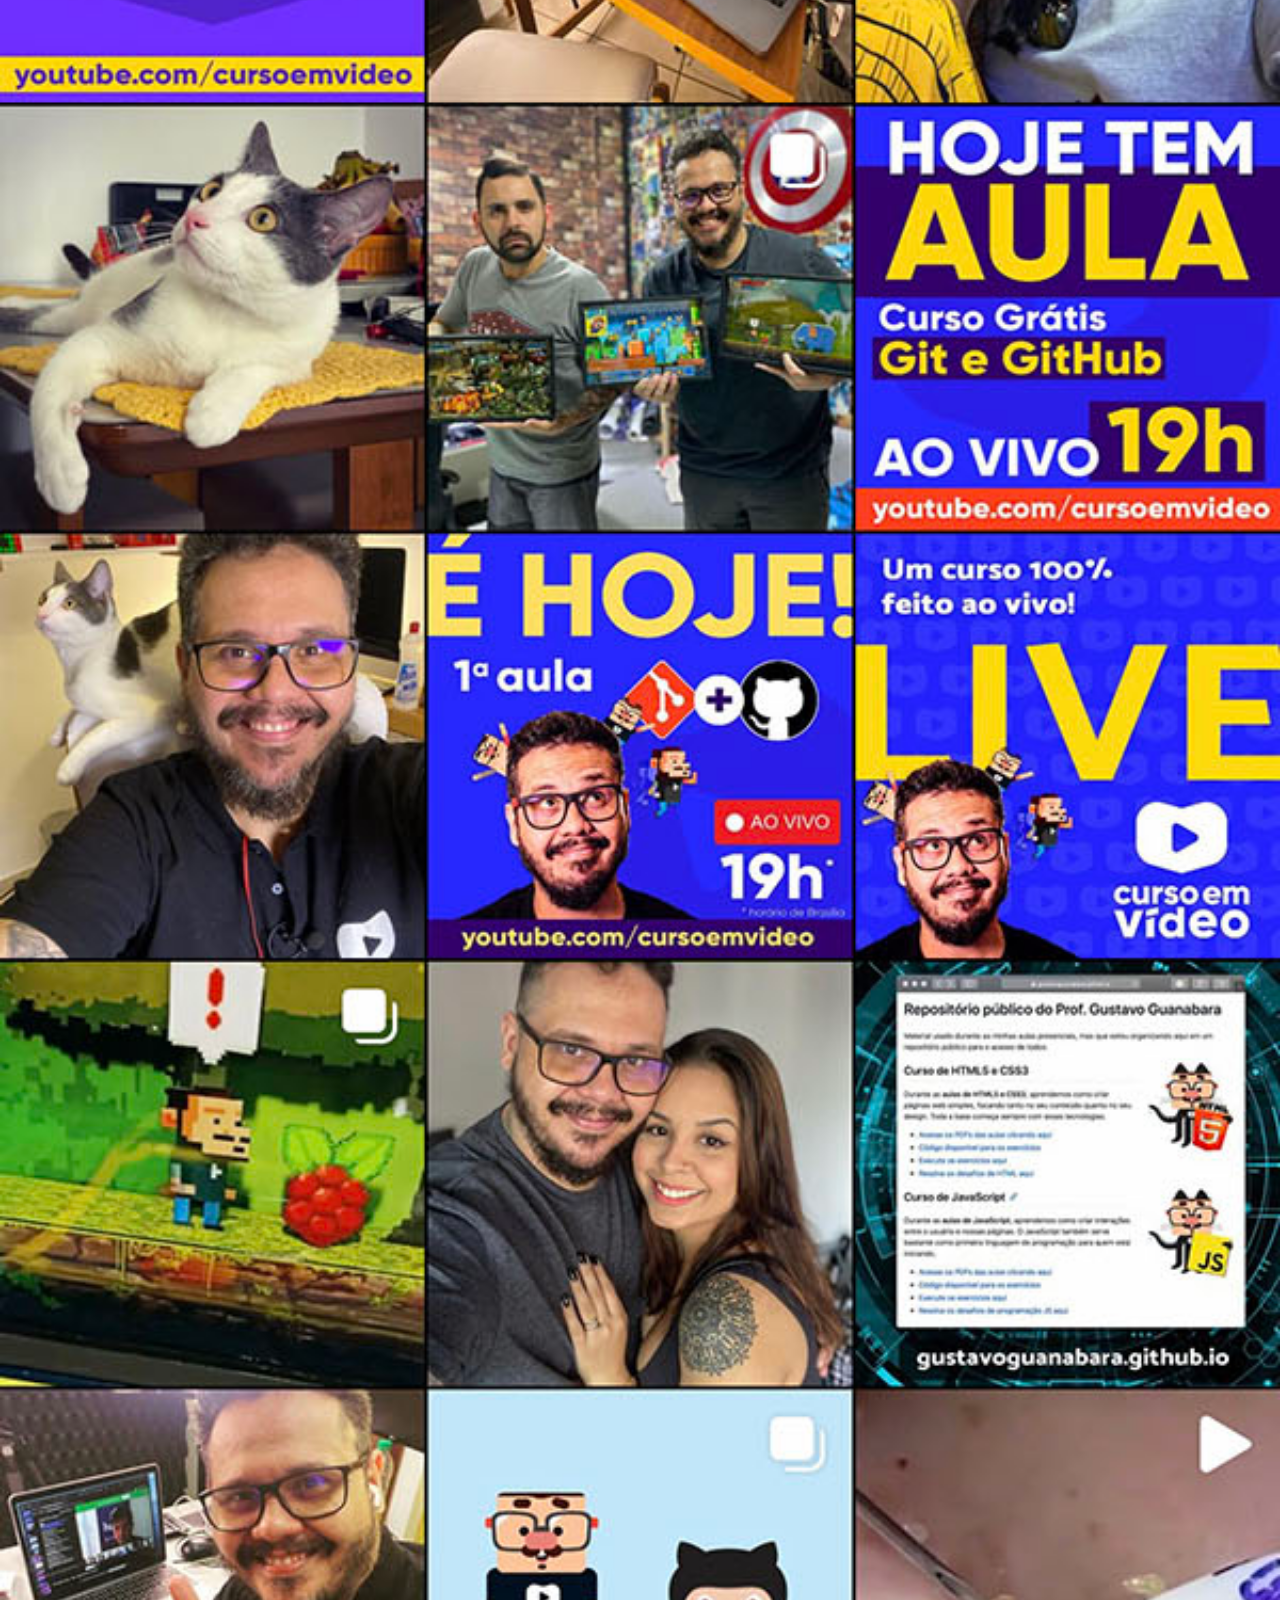
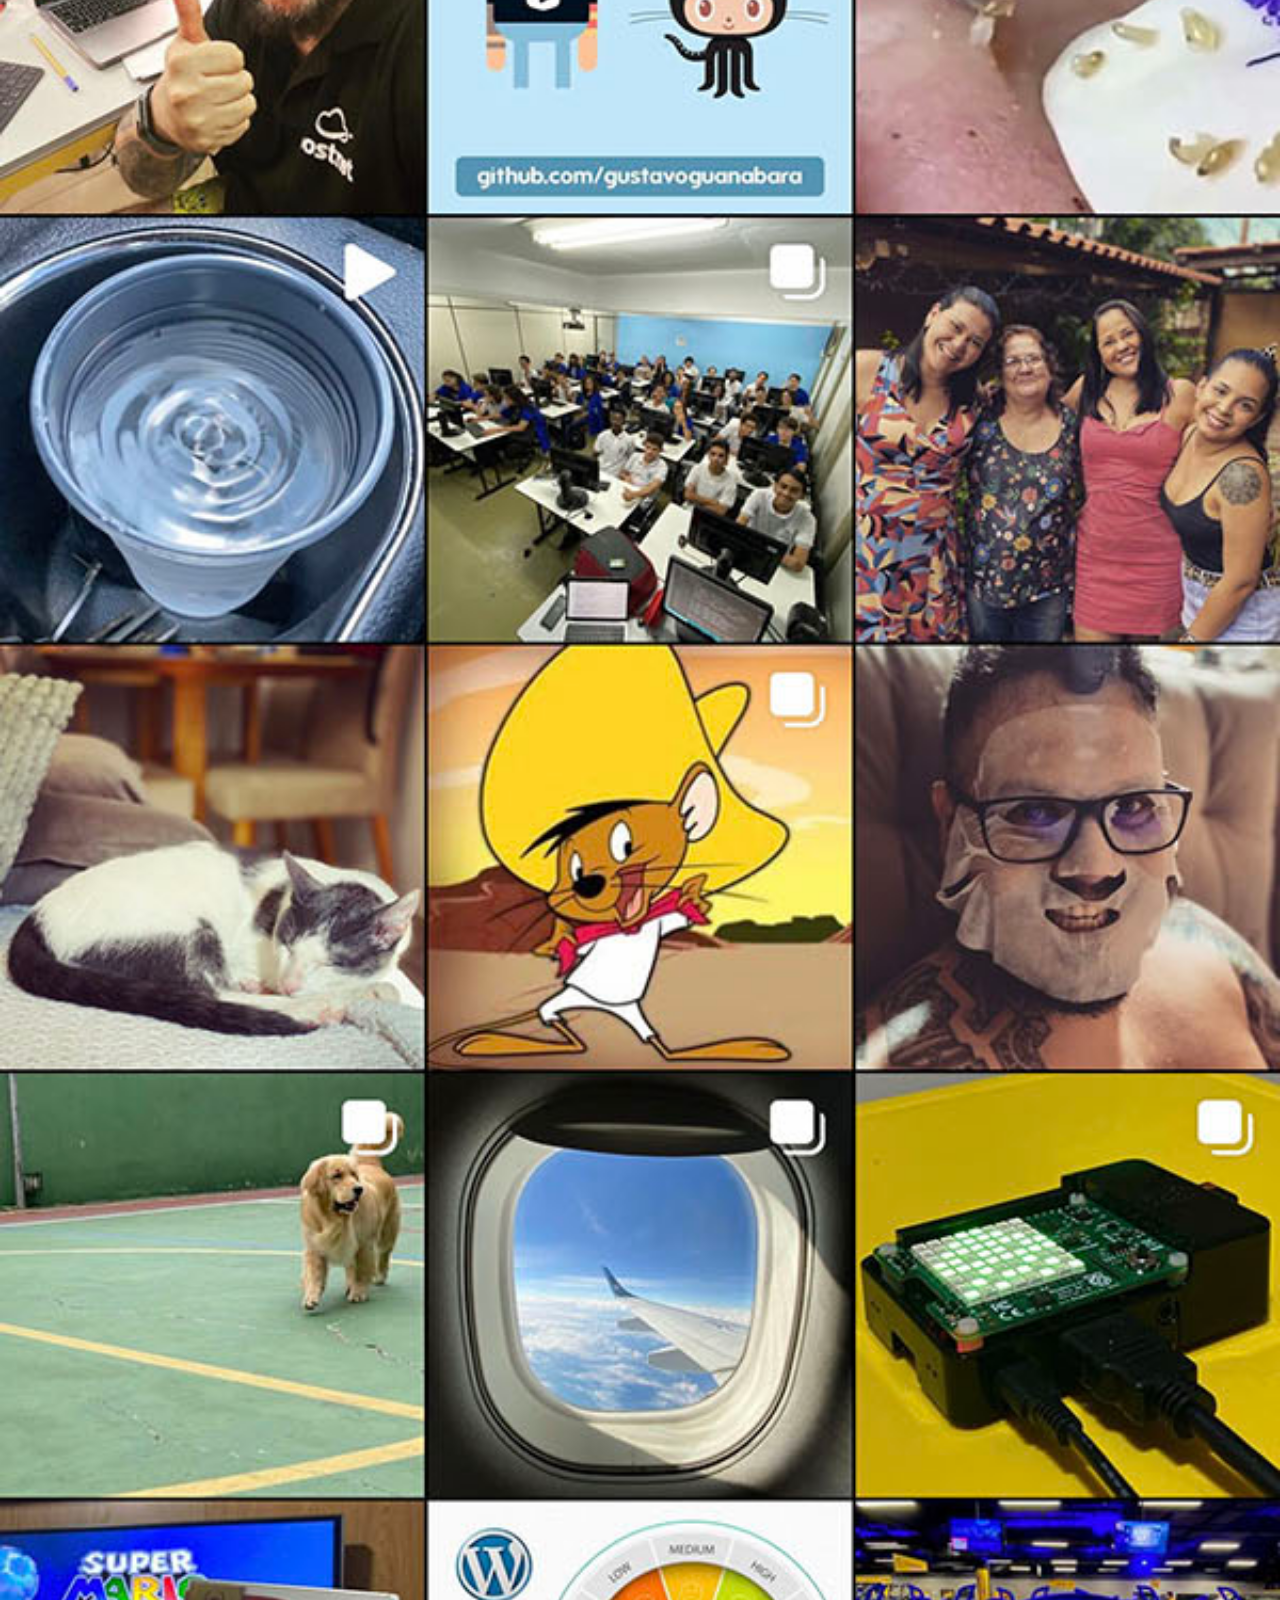
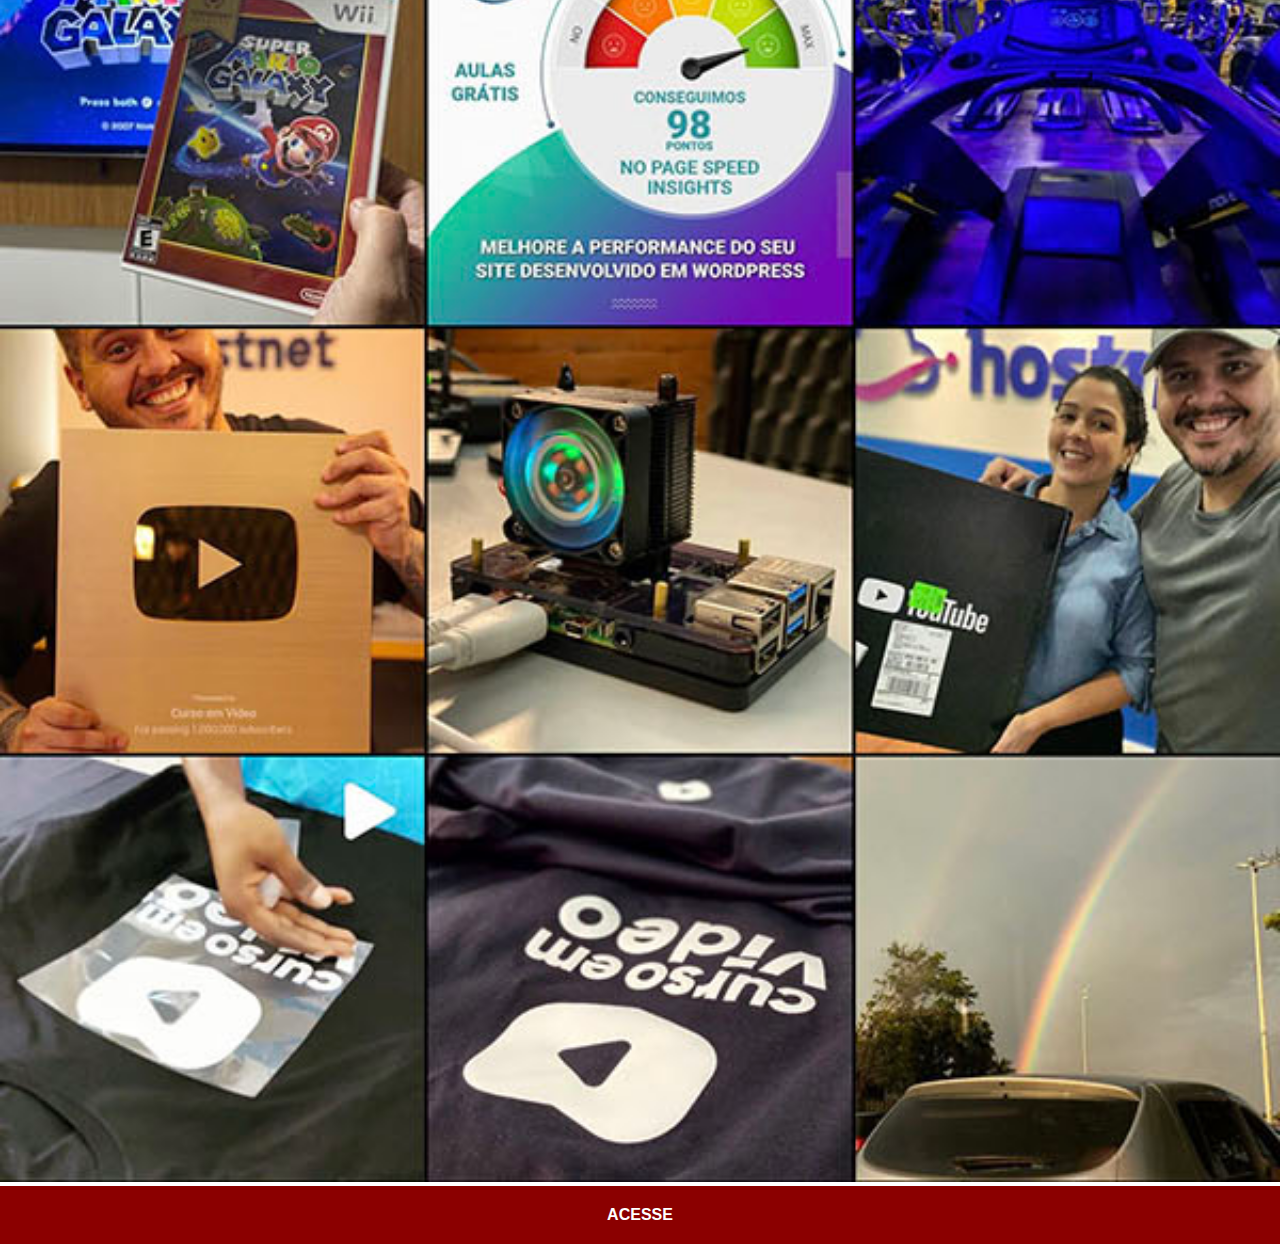
<file: instagram.html>
<!DOCTYPE html>
<html lang="pt-br">
<head>
    <meta charset="UTF-8">
    <meta name="viewport" content="width=device-width, initial-scale=1.0">
    <link rel="stylesheet" href="style/style2.css">
    <title>Instagram</title>
</head>
<body>
    <img src="imagens/tela-instagram.jpg" alt="Instagram">
    <a href="https://www.instagram.com/" target="_blank">ACESSE</a>
</body>
</html>
</file>
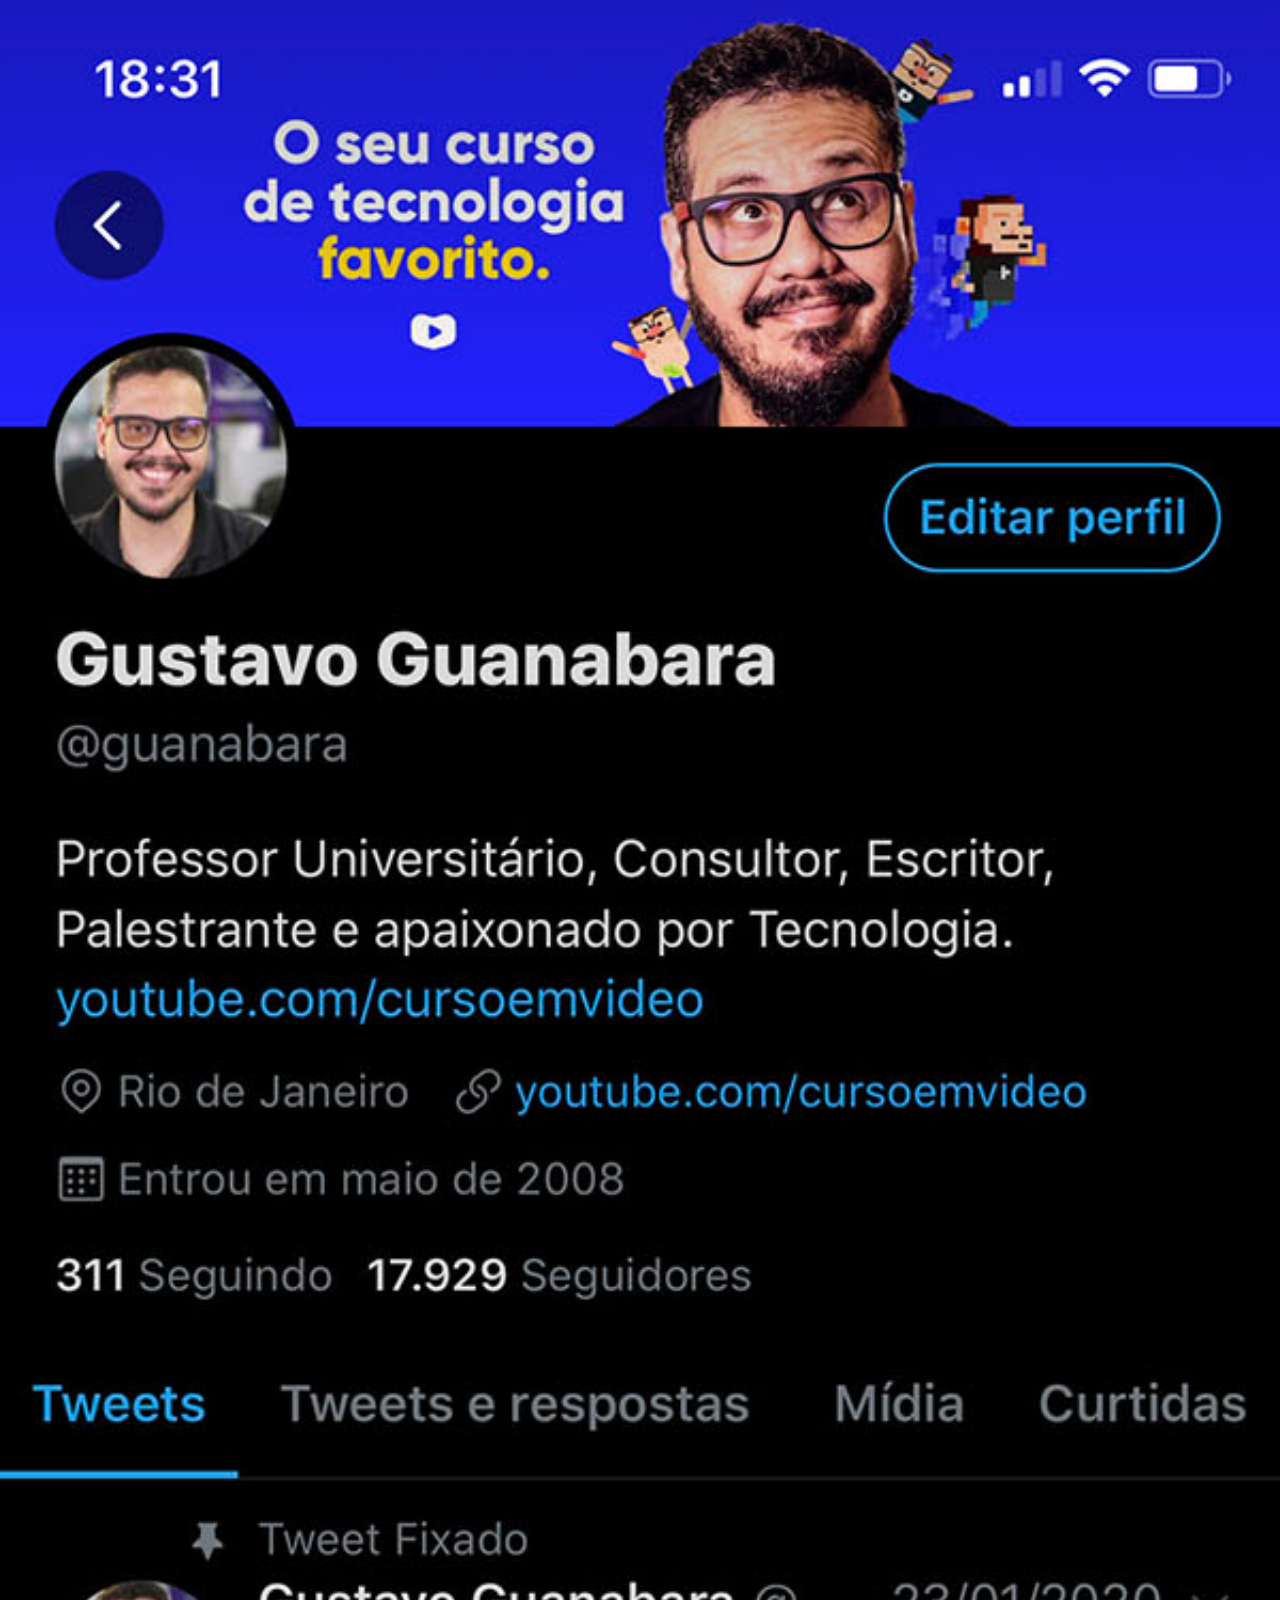
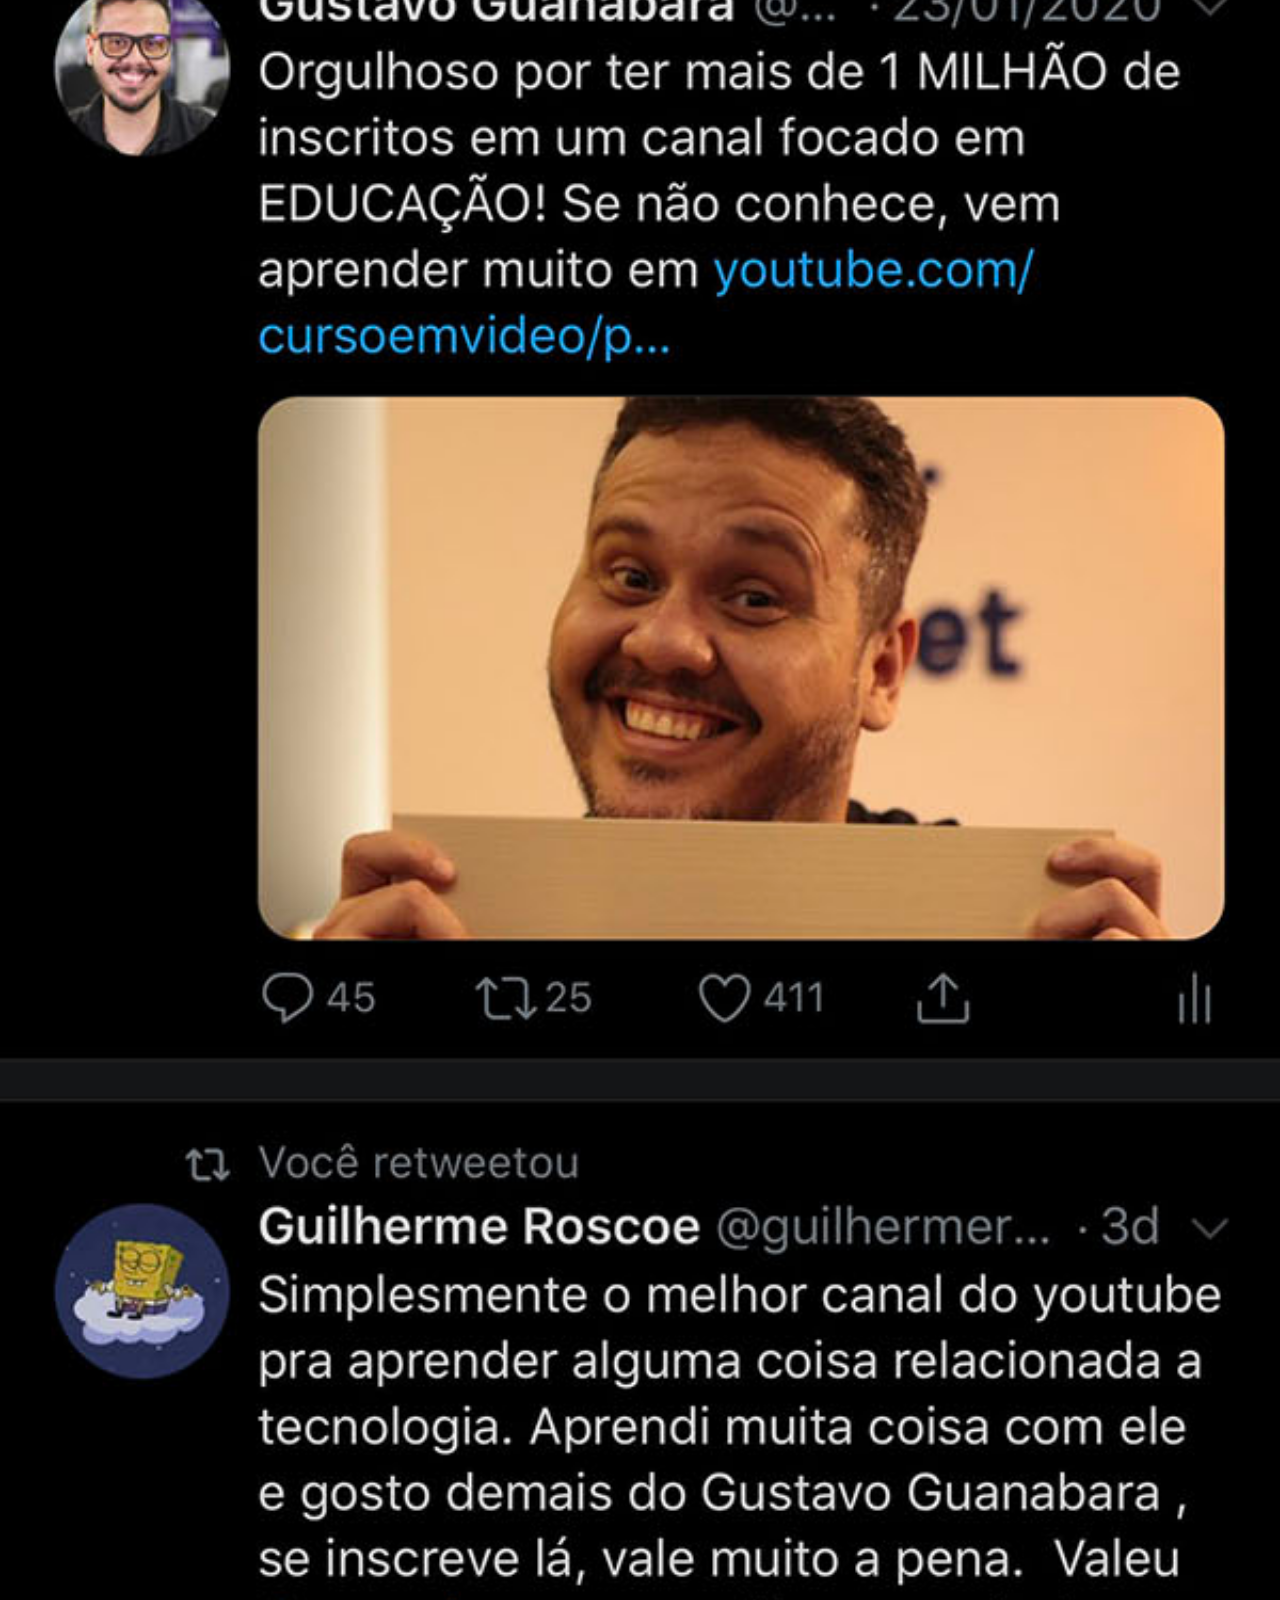
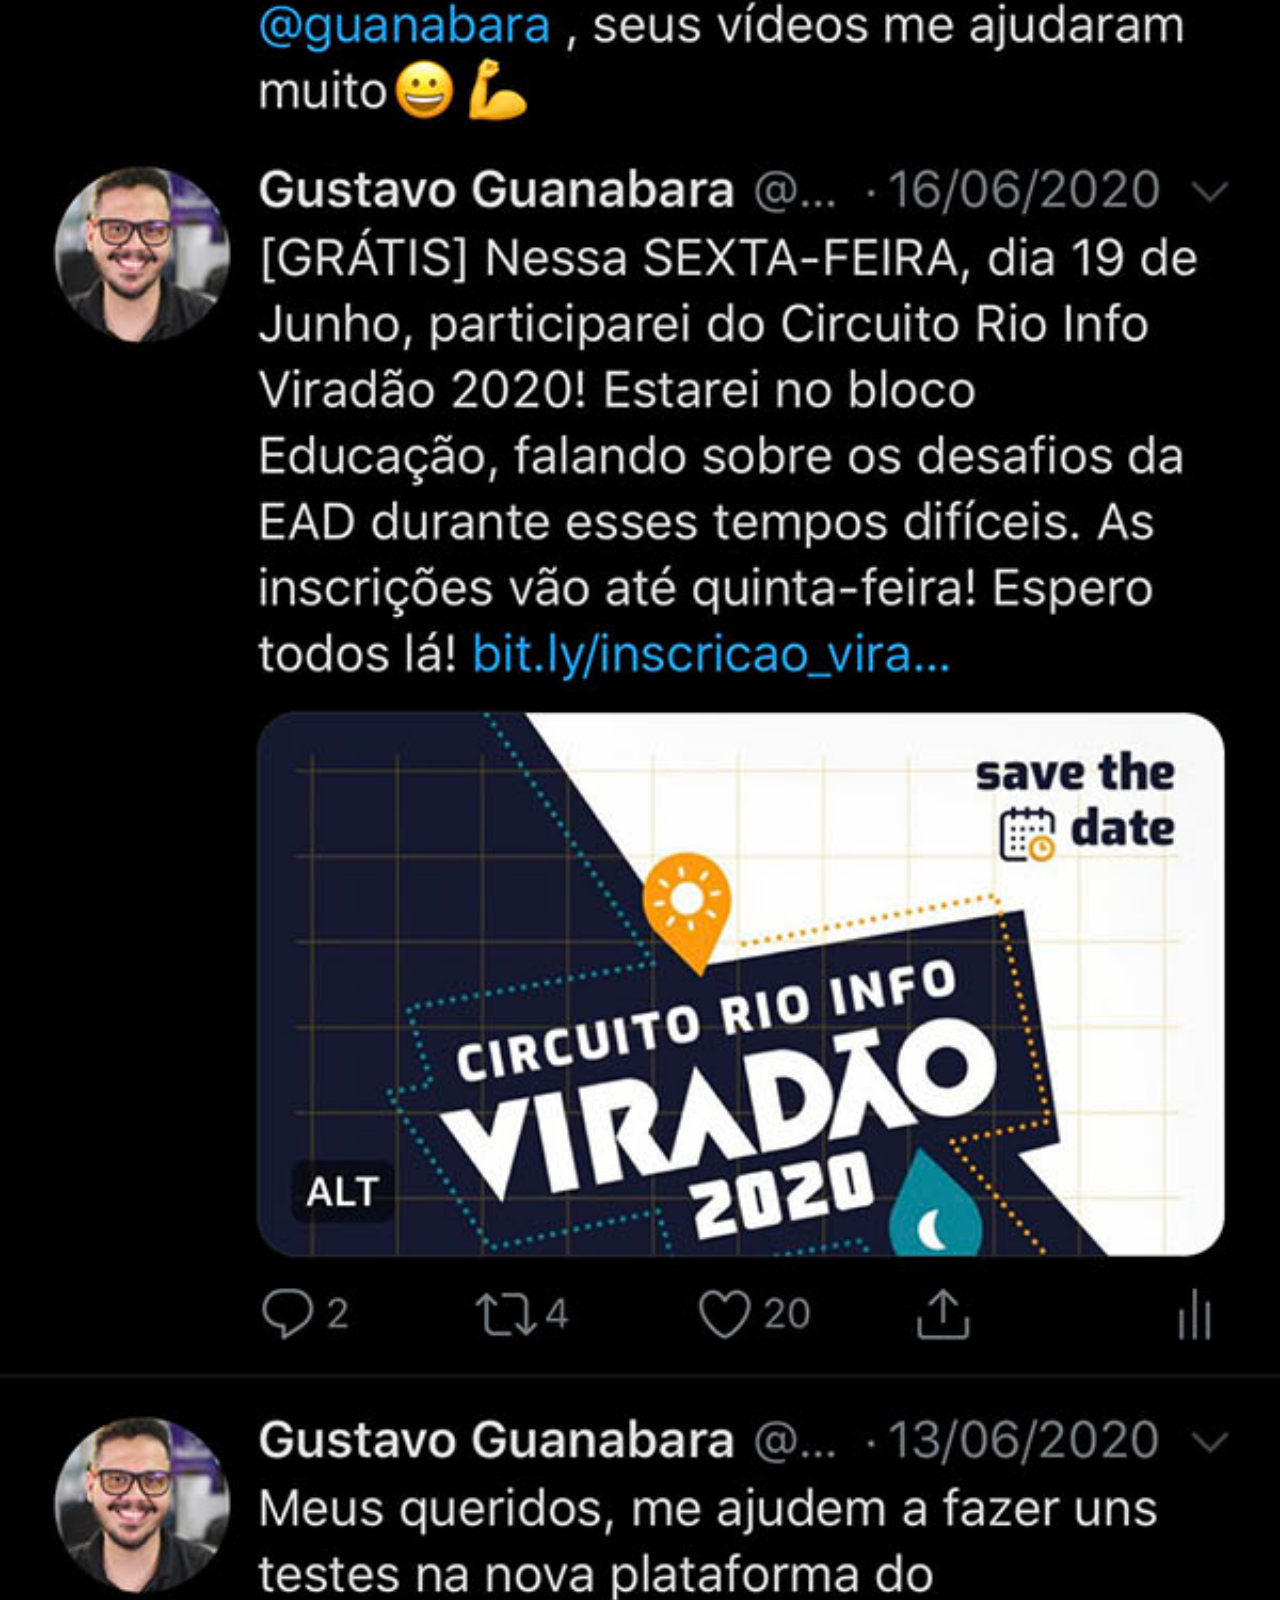
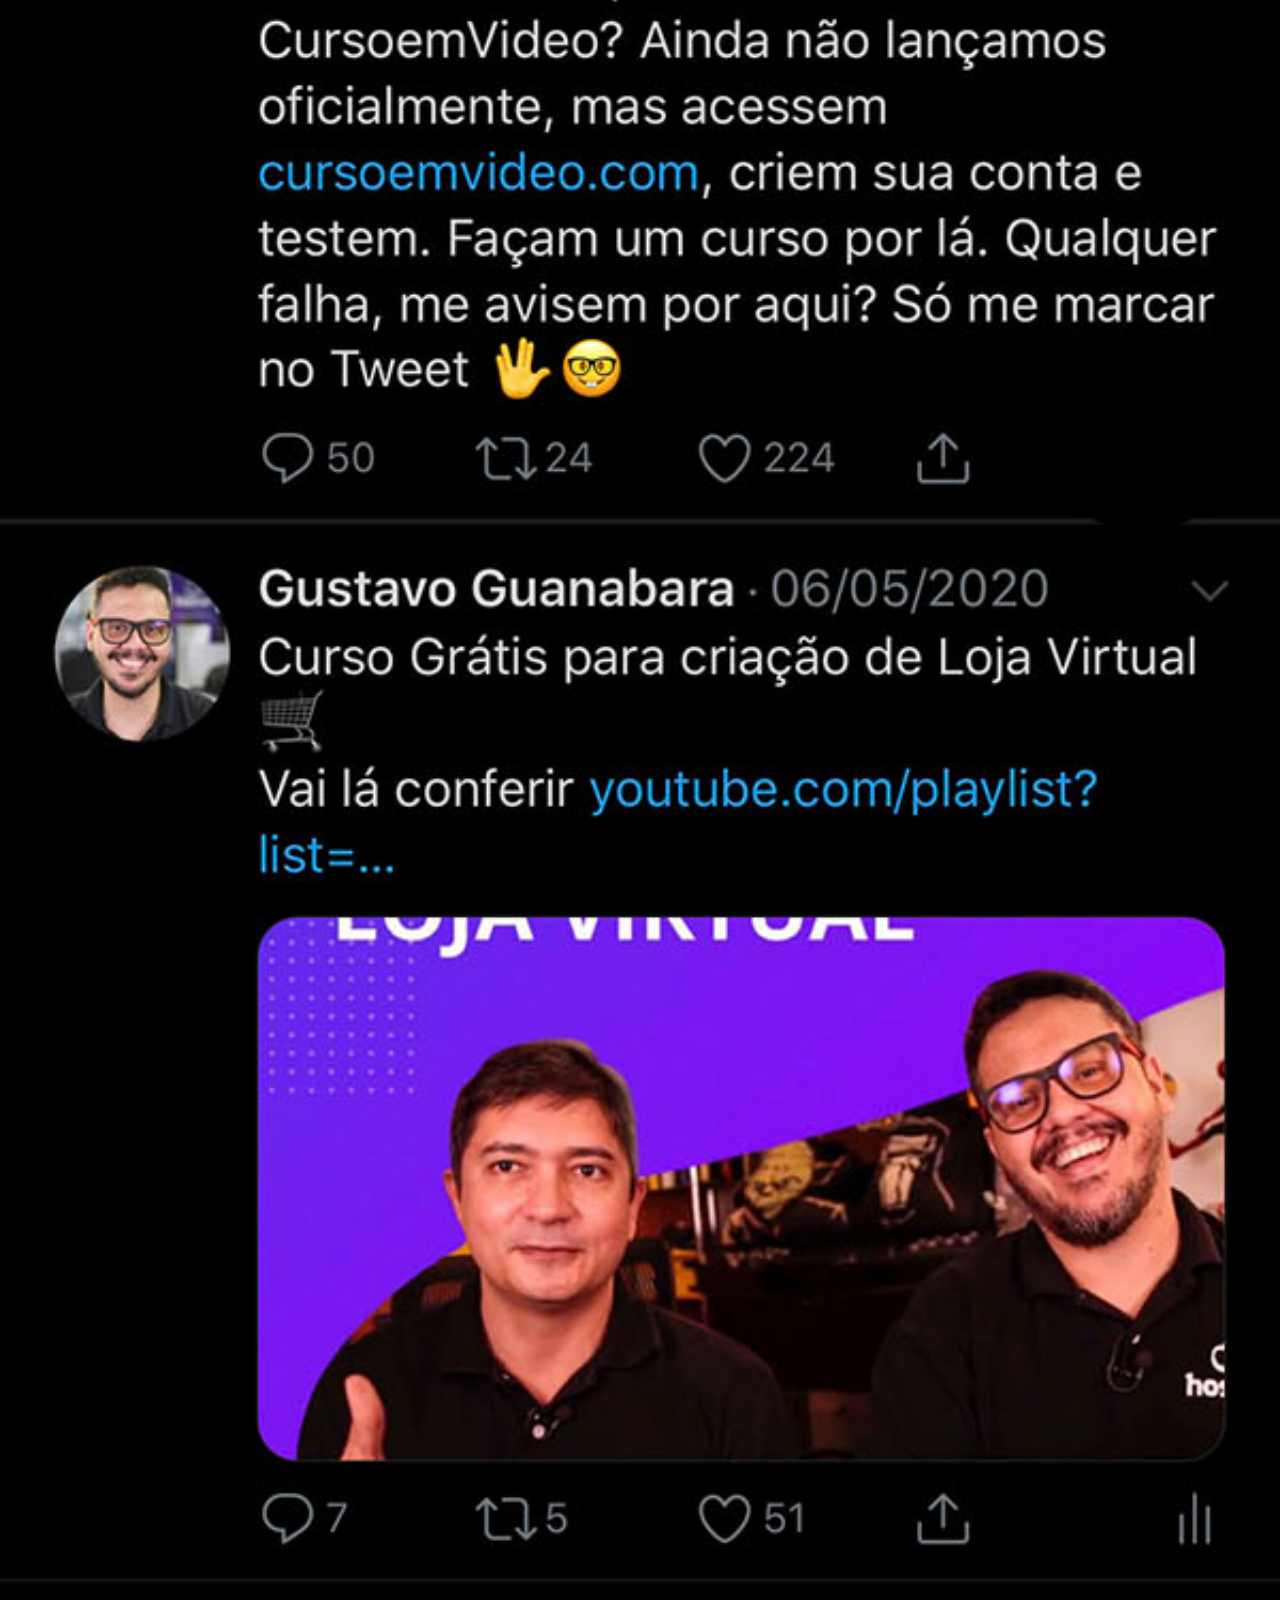
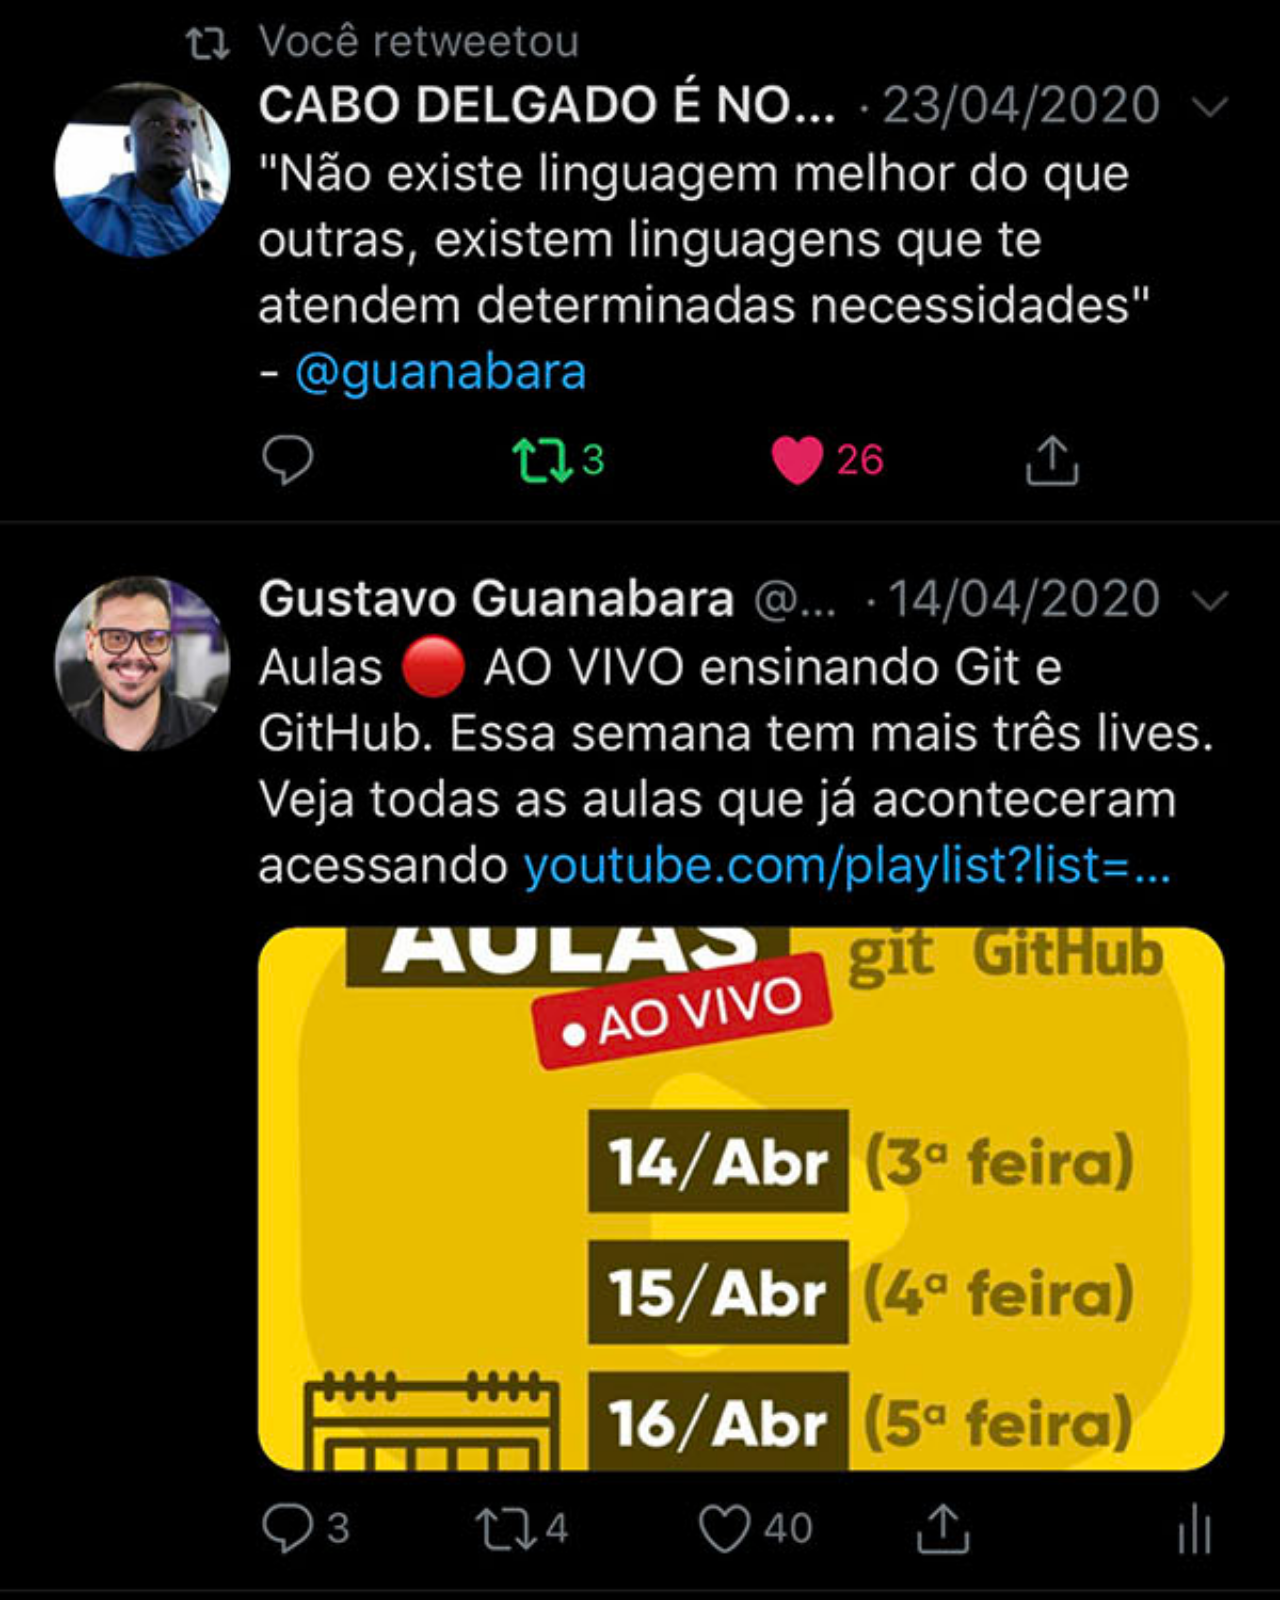
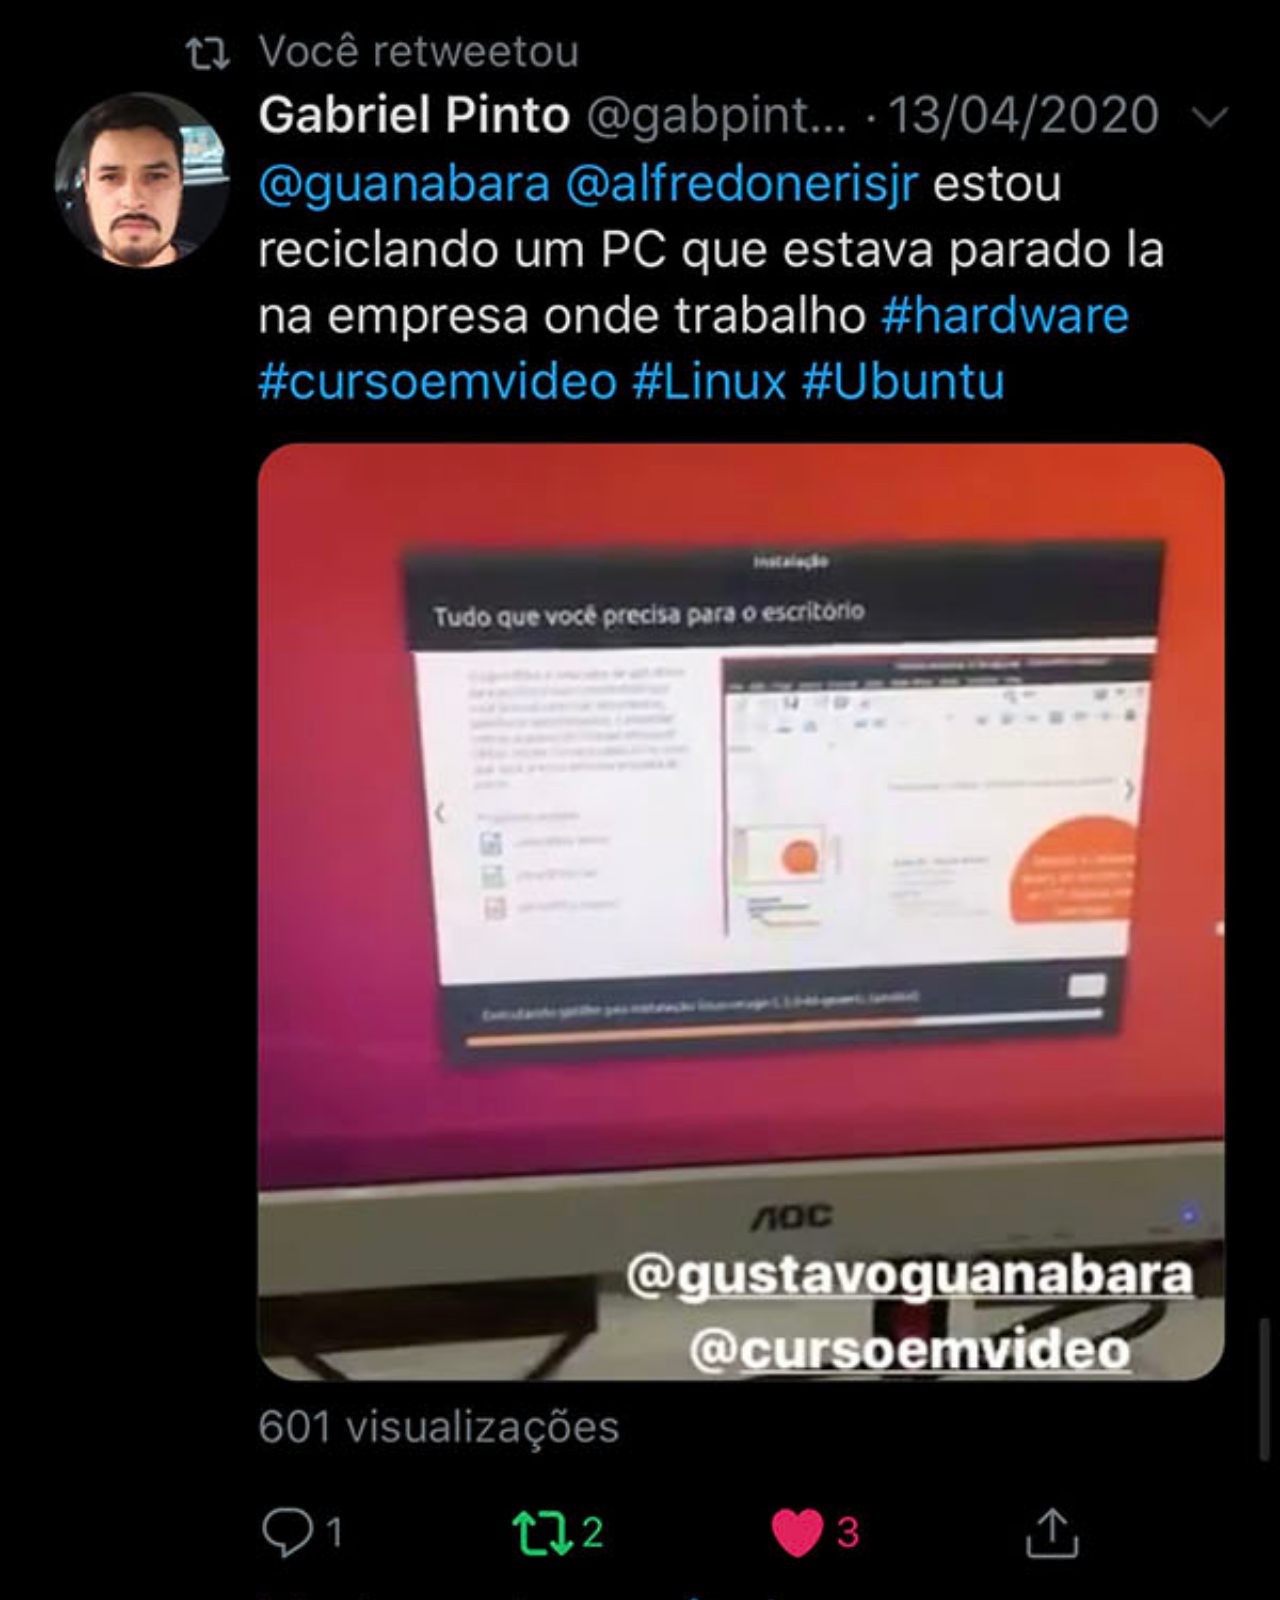
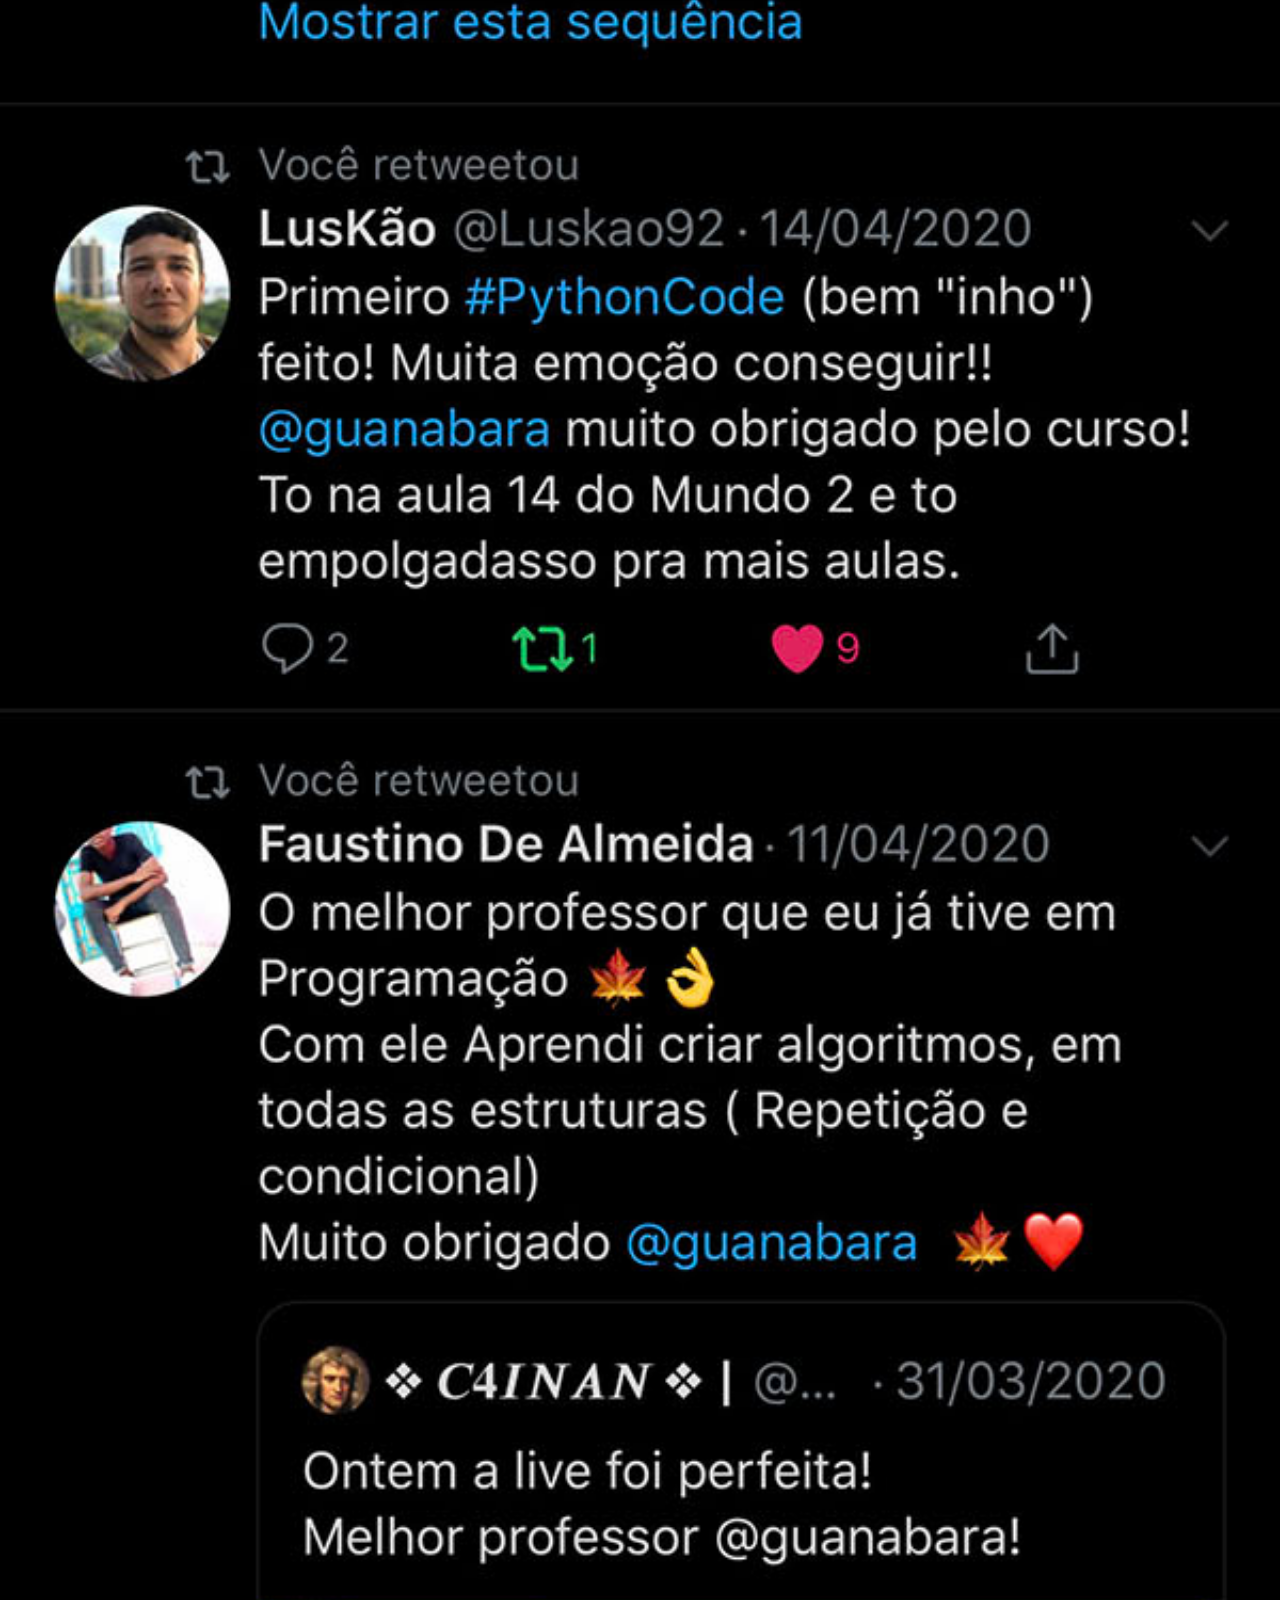
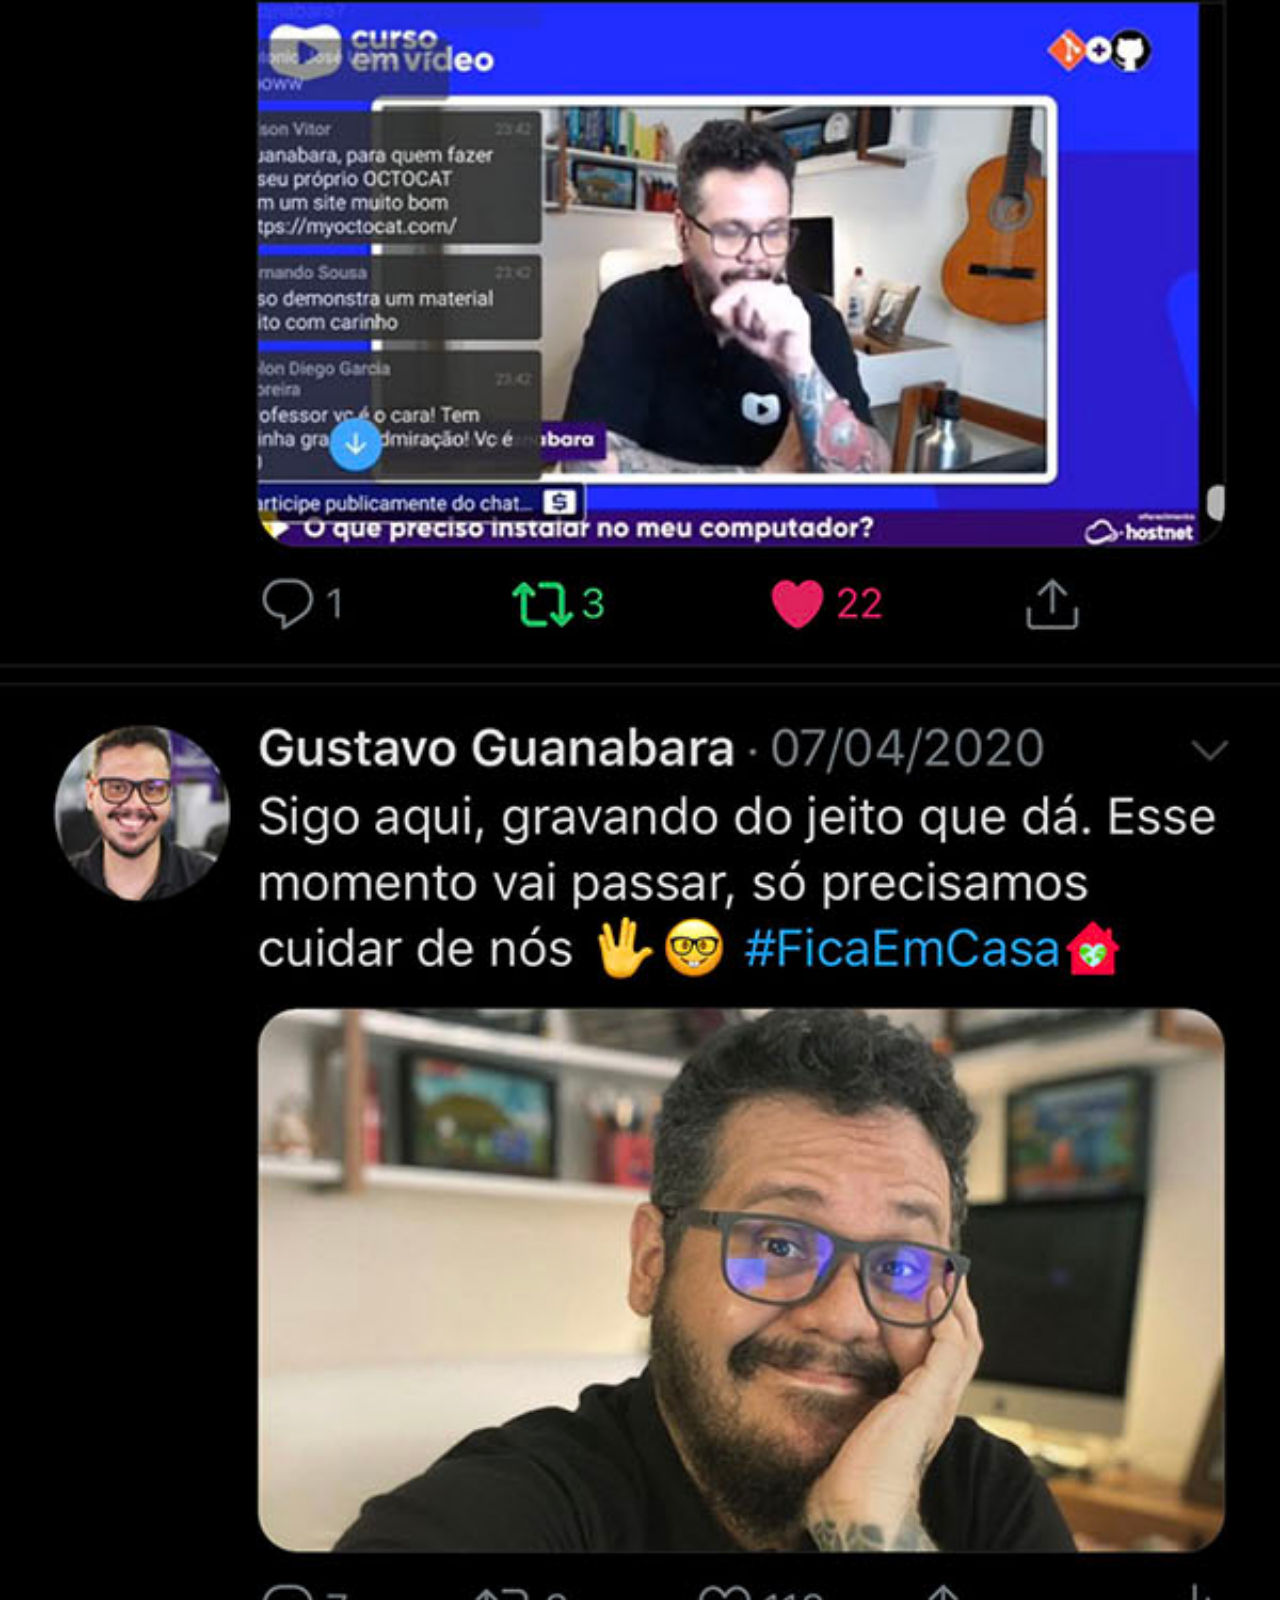
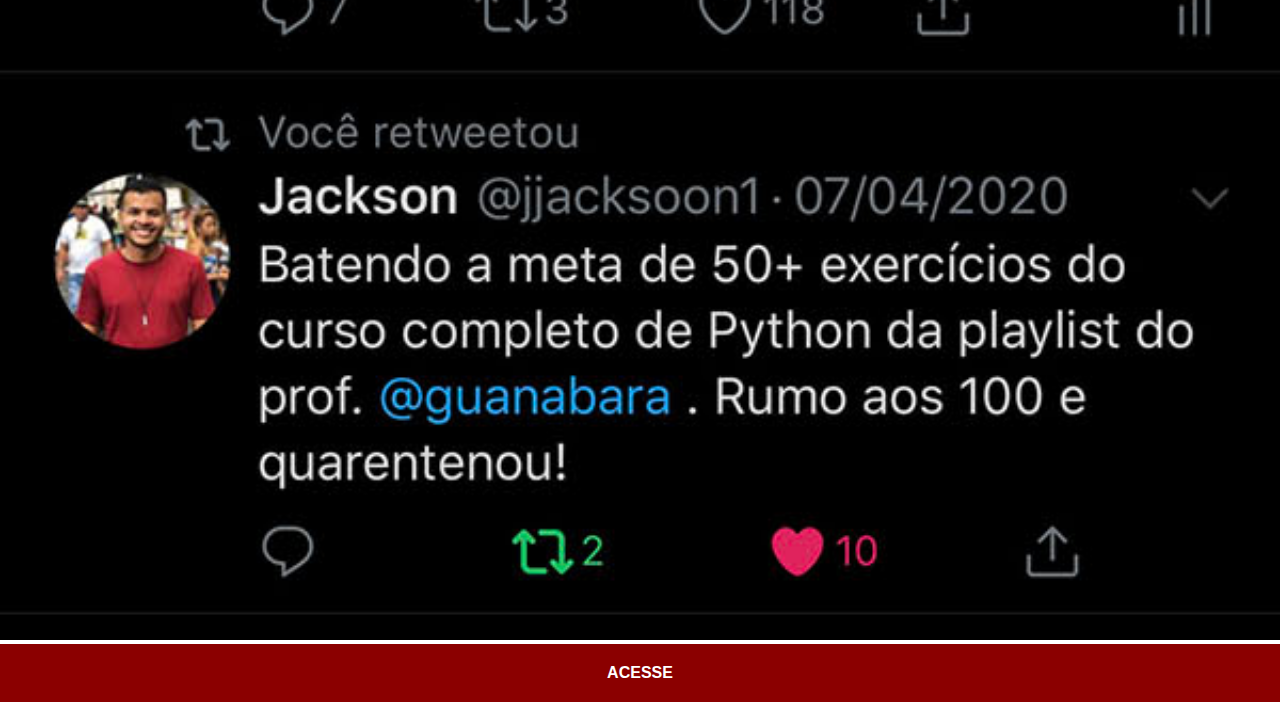
<file: twitter.html>
<!DOCTYPE html>
<html lang="pt-br">
<head>
    <meta charset="UTF-8">
    <meta name="viewport" content="width=device-width, initial-scale=1.0">
    <title>Twitter</title>
    <link rel="stylesheet" href="style/style2.css">
</head>
<body>
    <img src="imagens/tela-twitter.jpg" alt="Twitter">
    <a href="https://twitter.com/i/flow/login?input_flow_data=%7B%22requested_variant%22%3A%22eyJsYW5nIjoicHQifQ%3D%3D%22%7D" target="_blank">ACESSE</a>
</body>
</html>
</file>
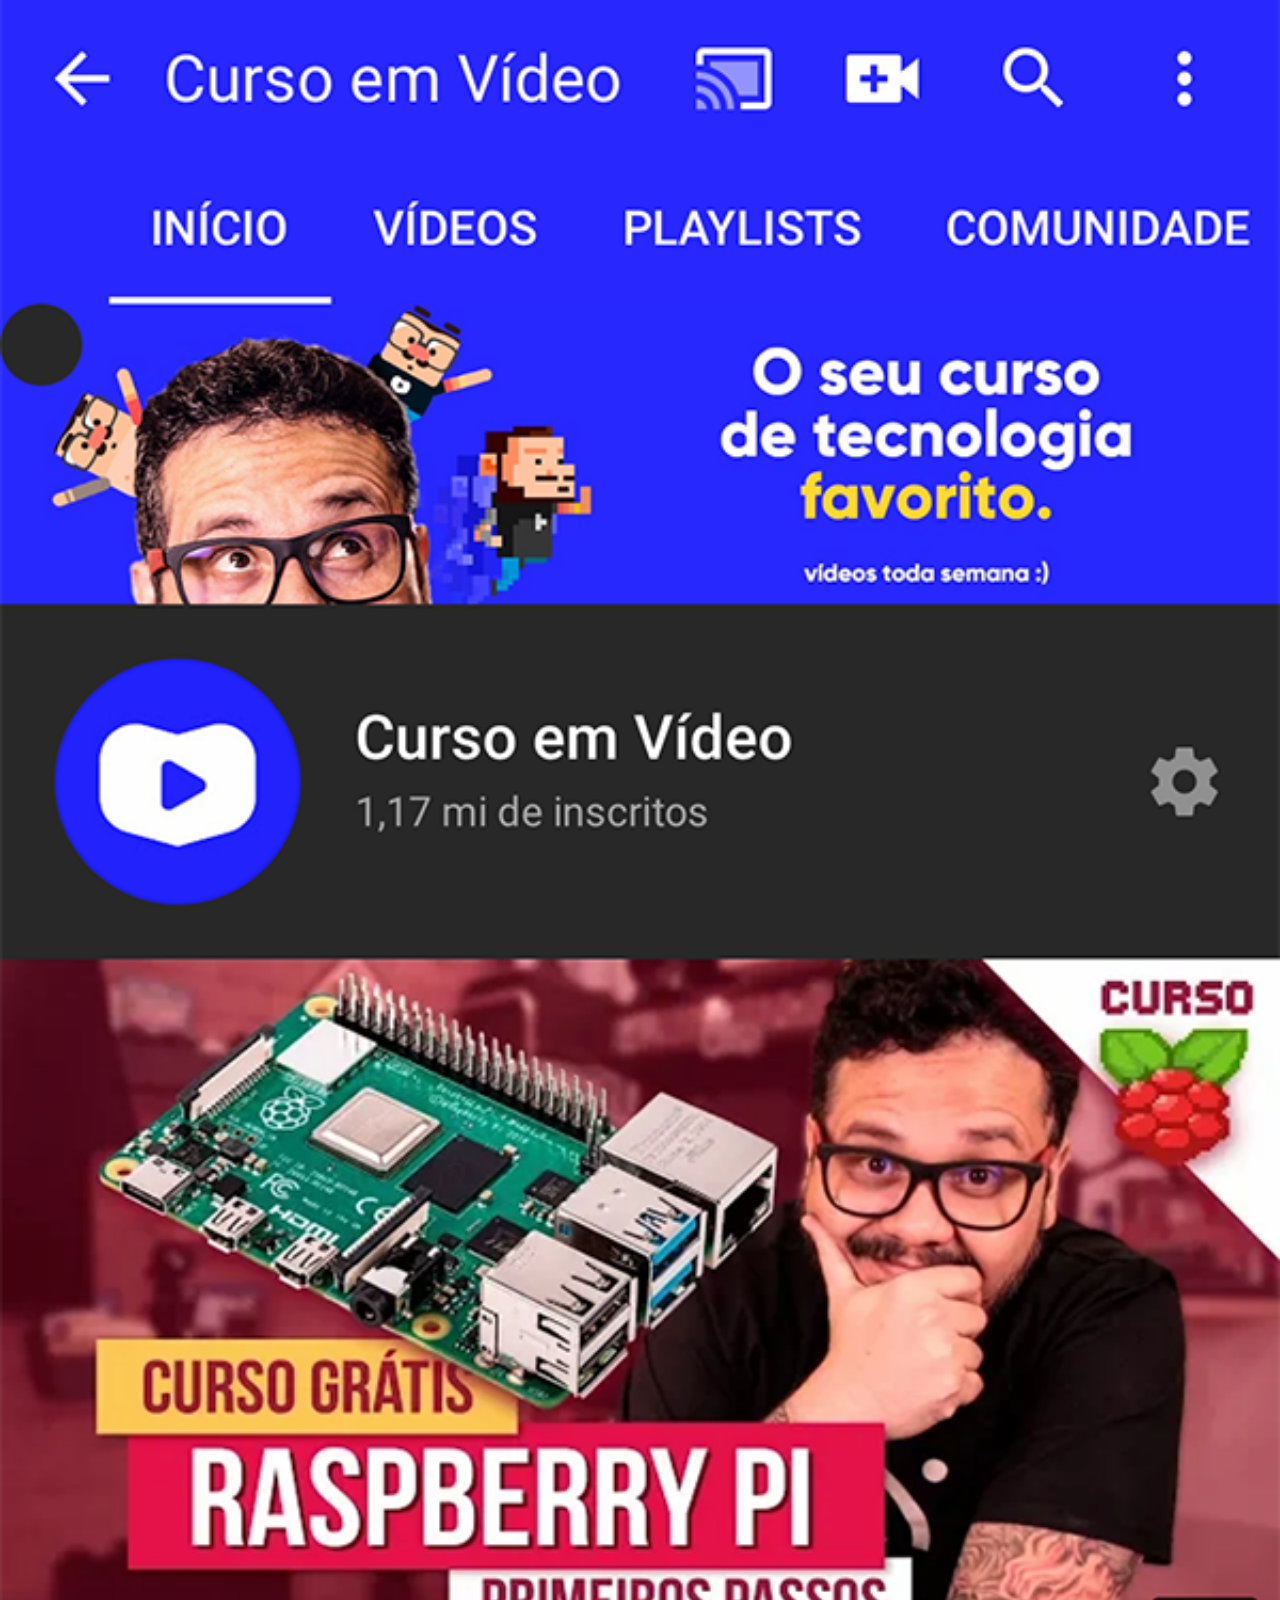
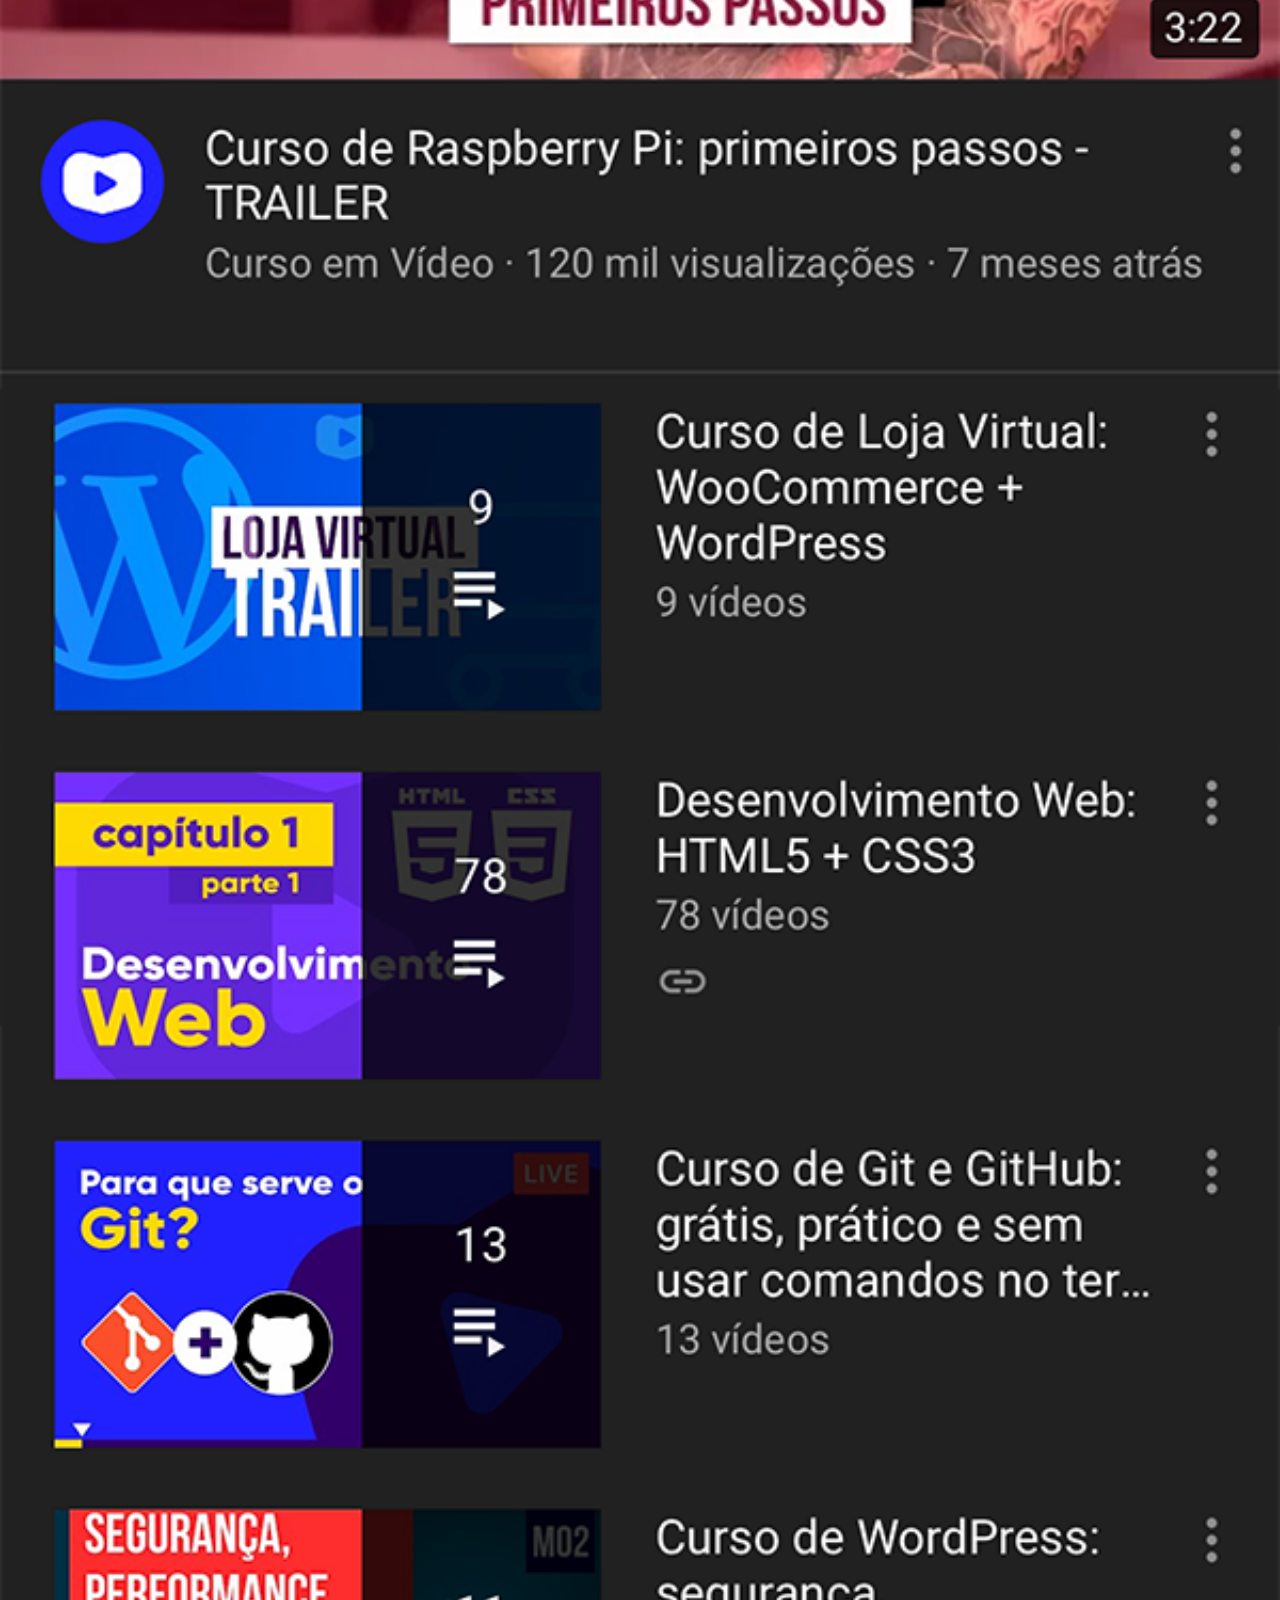
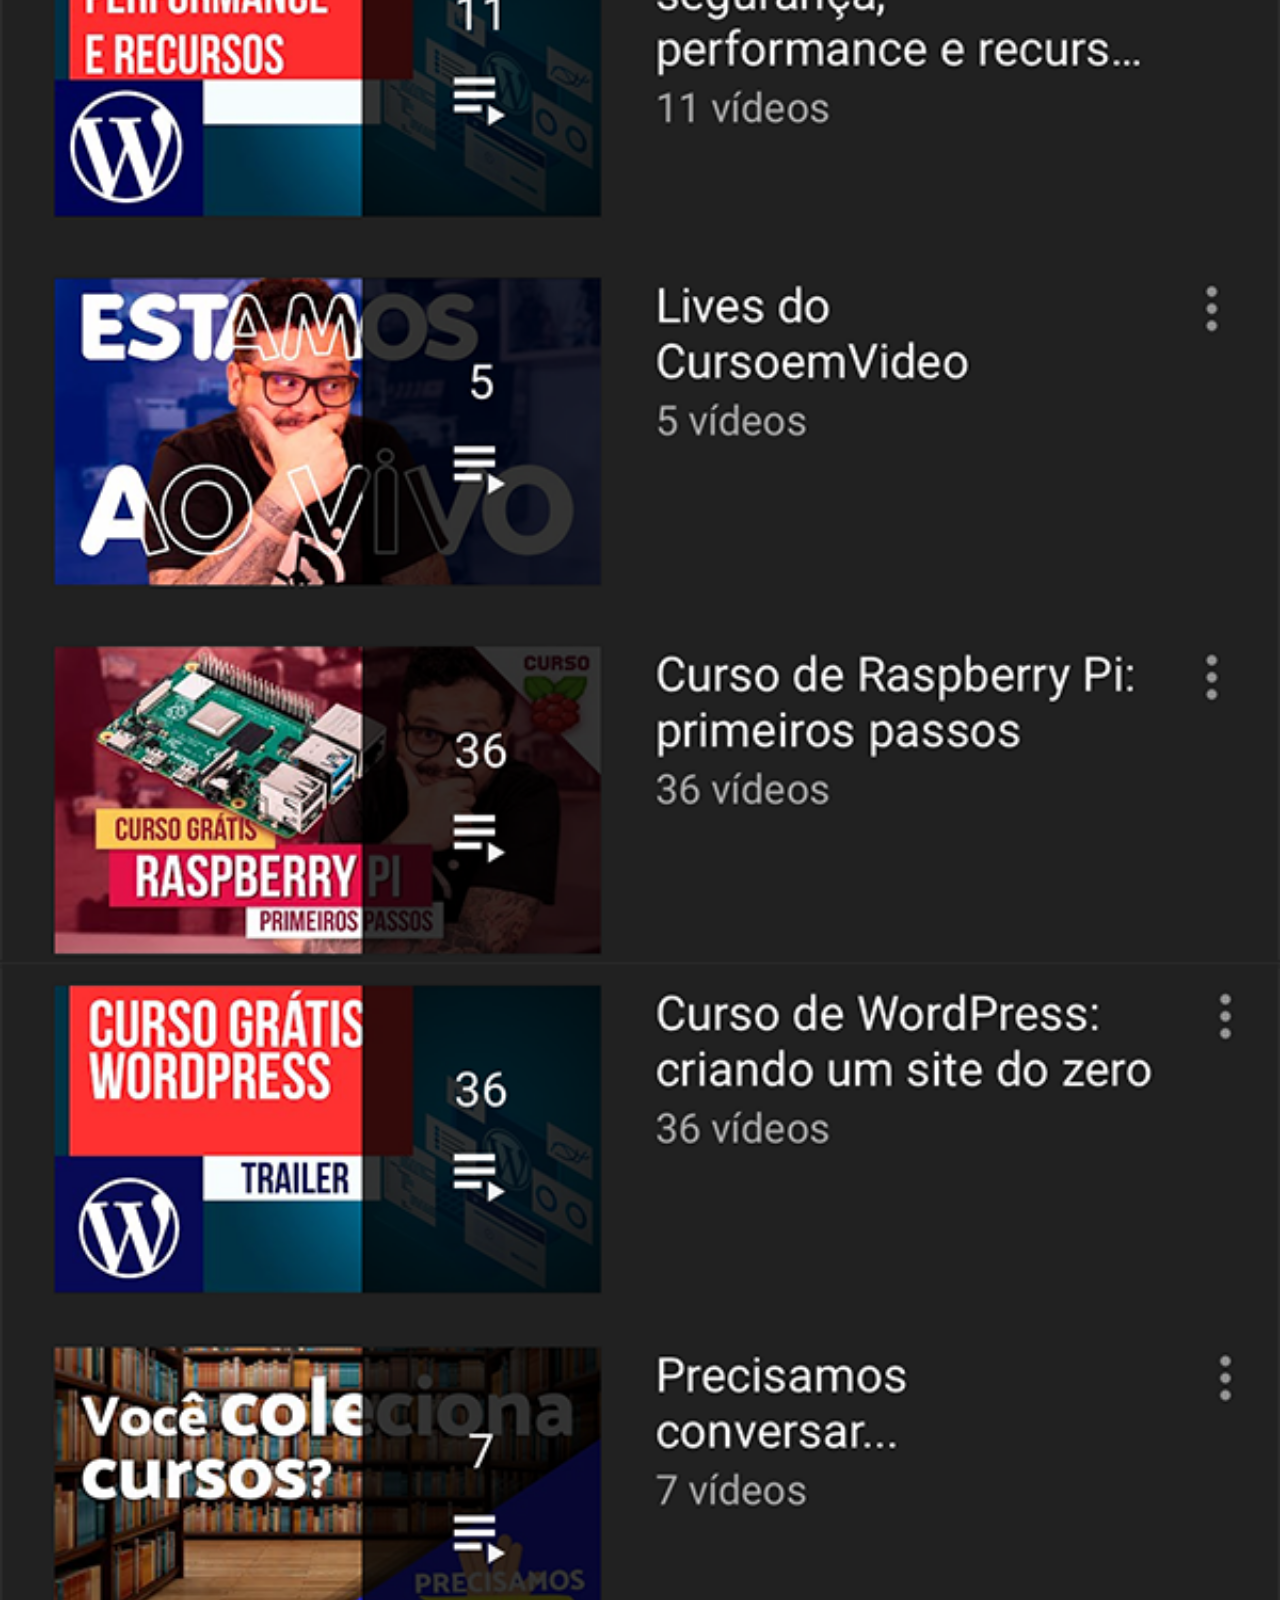
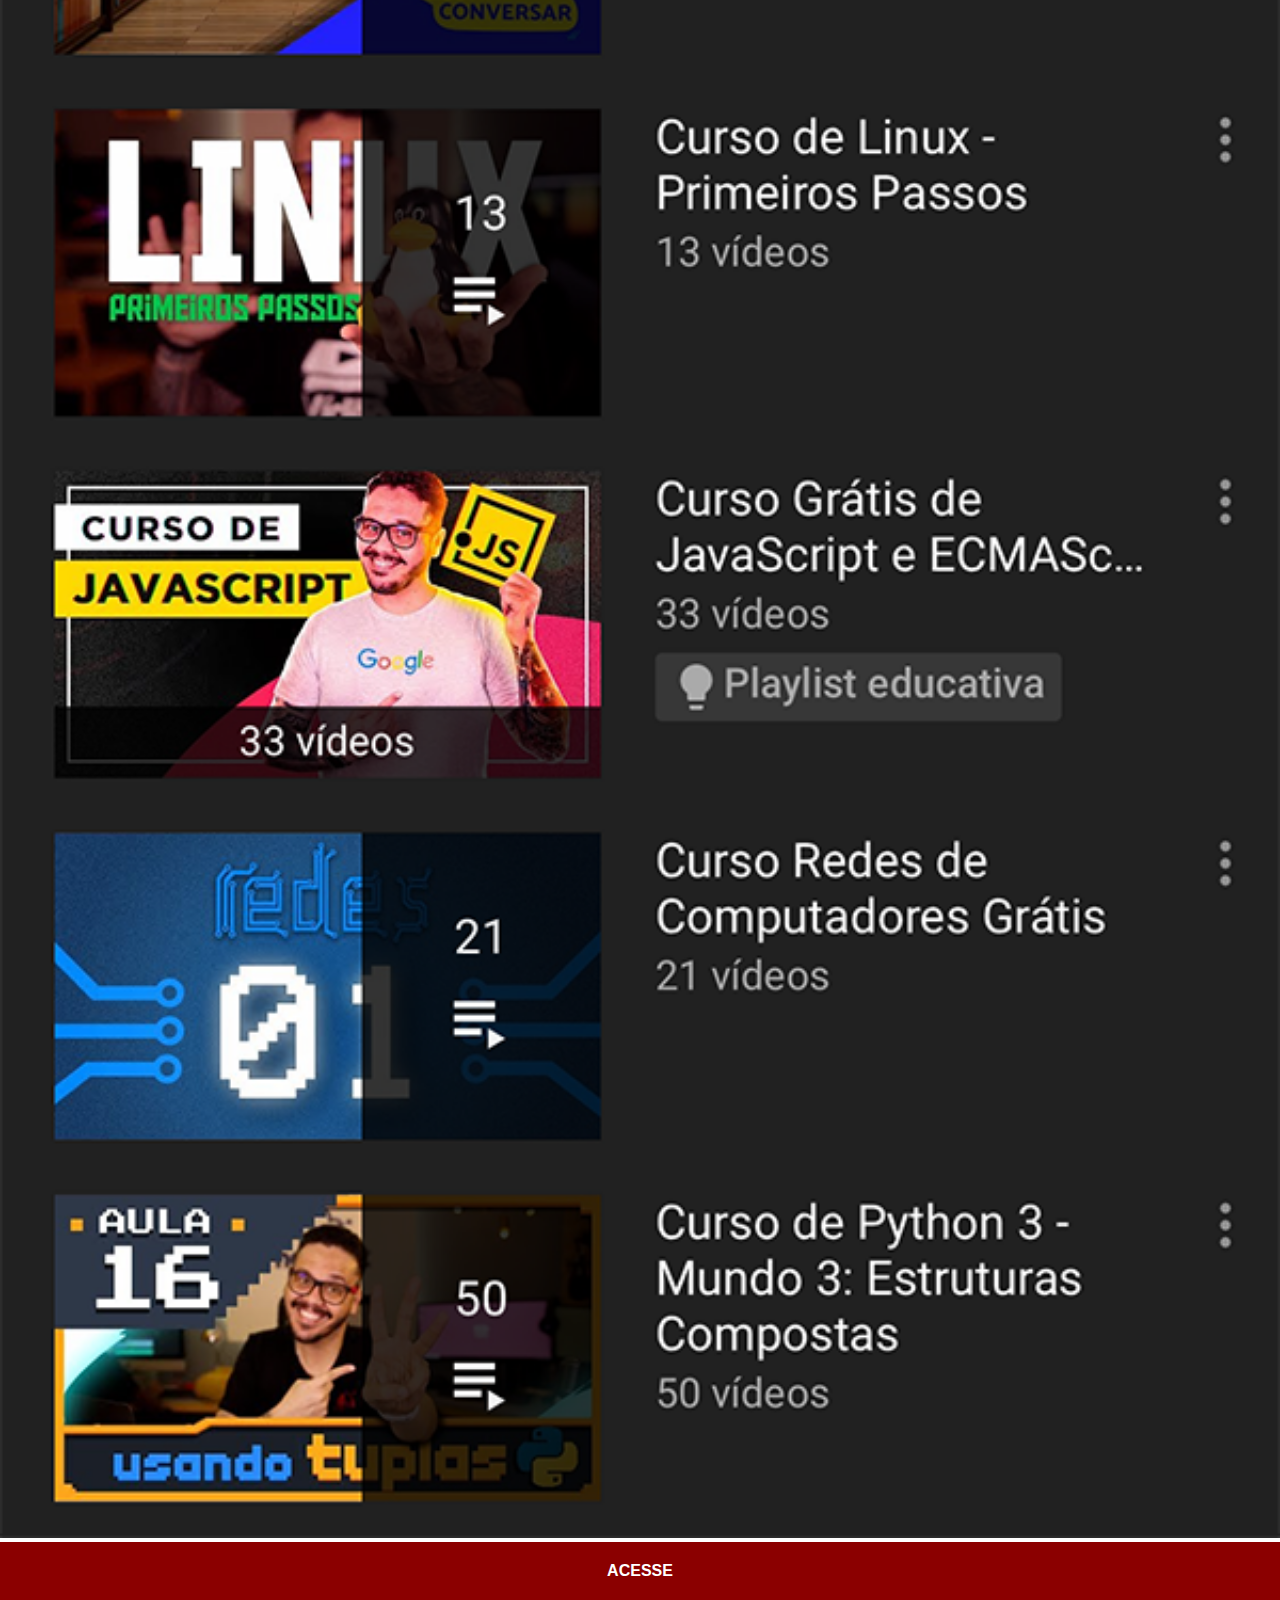
<file: youtube.html>
<!DOCTYPE html>
<html lang="pt-br">
<head>
    <meta charset="UTF-8">
    <meta name="viewport" content="width=device-width, initial-scale=1.0">
    <title>YouTube</title>
    <link rel="stylesheet" href="style/style2.css">
</head>
<body>
    <img src="imagens/tela-youtube.png" alt="YouTube">
    <a href="https://www.youtube.com/@CursoemVideo" target="_blank">ACESSE</a>
</body>
</html>
</file>
<file: style/style.css>
@charset "UTF*8";

* {
    margin: 0%;
    padding: 0%;
    font-family: Arial, Helvetica, sans-serif;
}

html, body {
    height: 100vh;
    width: 100vw;
    background-color: black;    
}

body {
    background: url('../imagens/fundo-madeira.jpg');
    background-repeat: no-repeat;
    background-position: top center;
    background-size: cover;
    background-attachment: fixed;
}

main {
    position: relative;
    height: 100vh;

}

section#telefone {
    position: absolute;
    top: 50%;
    left: 50%;
    transform: translate(-50%, -50%);
    height: 627px;
    width: 311px;
    background: url('../imagens/frame-iphone.png');
    background-repeat: no-repeat;
    
}

iframe#tela {
    position: relative;
    top: 80px;
    left: 22px;
    width: 267px;
    height: 470px;
}

section#redes-sociais {
    text-align: right;
}

section#redes-sociais img {
    width: 50px;
    margin: 10px;
    border-radius: 50%;
    box-shadow: 2px 2px 5px rgba(0, 0, 0, 0.349);
    box-sizing: border-box;
}

section#redes-sociais img:hover {
    border: 2px solid white;
    transform: translate(-1px, -1px);
    box-shadow: 5px 5px 10px rgba(0, 0, 0, 0.418);
    transition: transform .3s, border 1s;
}
</file>
<file: style/style2.css>
@charset "UTF8";
* {
    margin: 0px;
    padding: 0px;
    font-family: Arial, Helvetica, sans-serif;
}
/*Para esconder a barra de rolagem*/
::-webkit-scrollbar {
    width: 0px;
    height: 0px;
}
img {
    width: 100vw;

}

a {
    display: block;
    background-color: darkred;
    color: white;
    padding: 20px;
    text-align: center; 
    font-weight: bolder;
    text-decoration: none;
}

a:hover {
    background-color: rgb(223, 2, 2);
}
</file>
